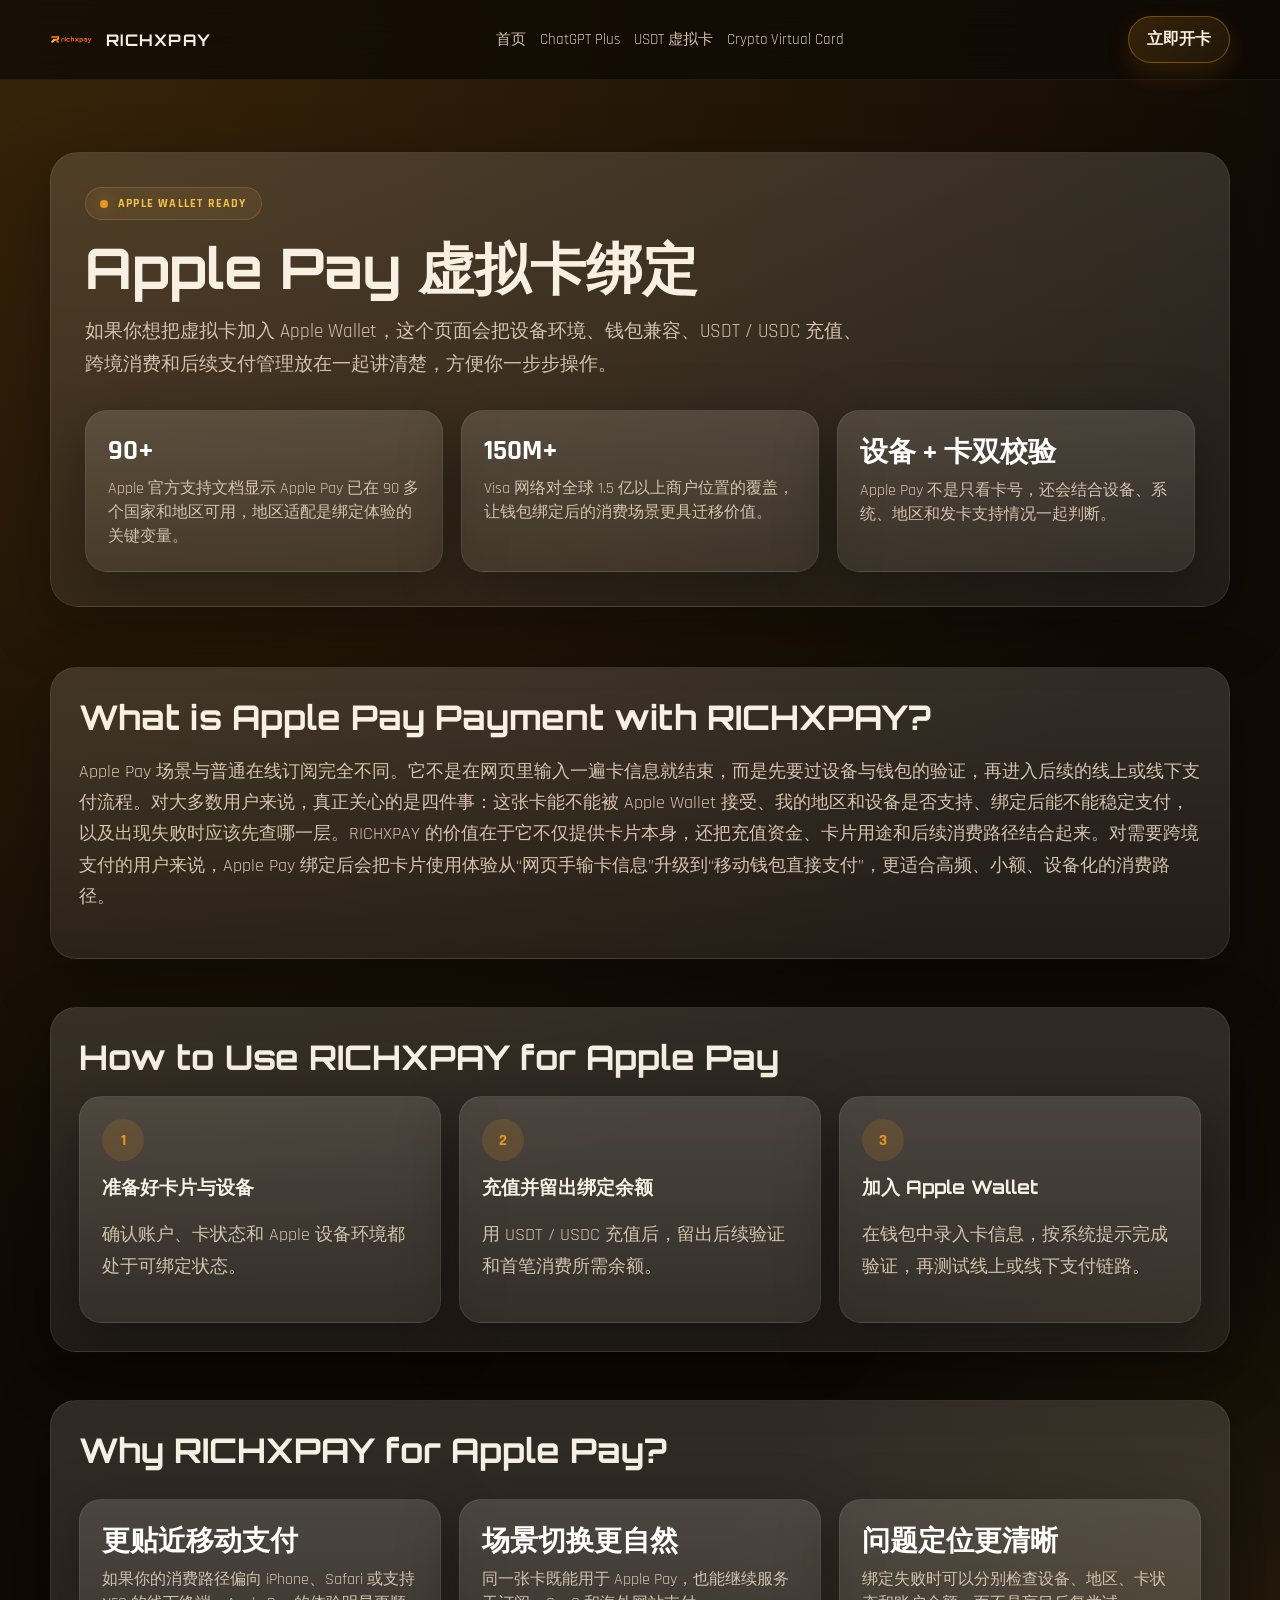
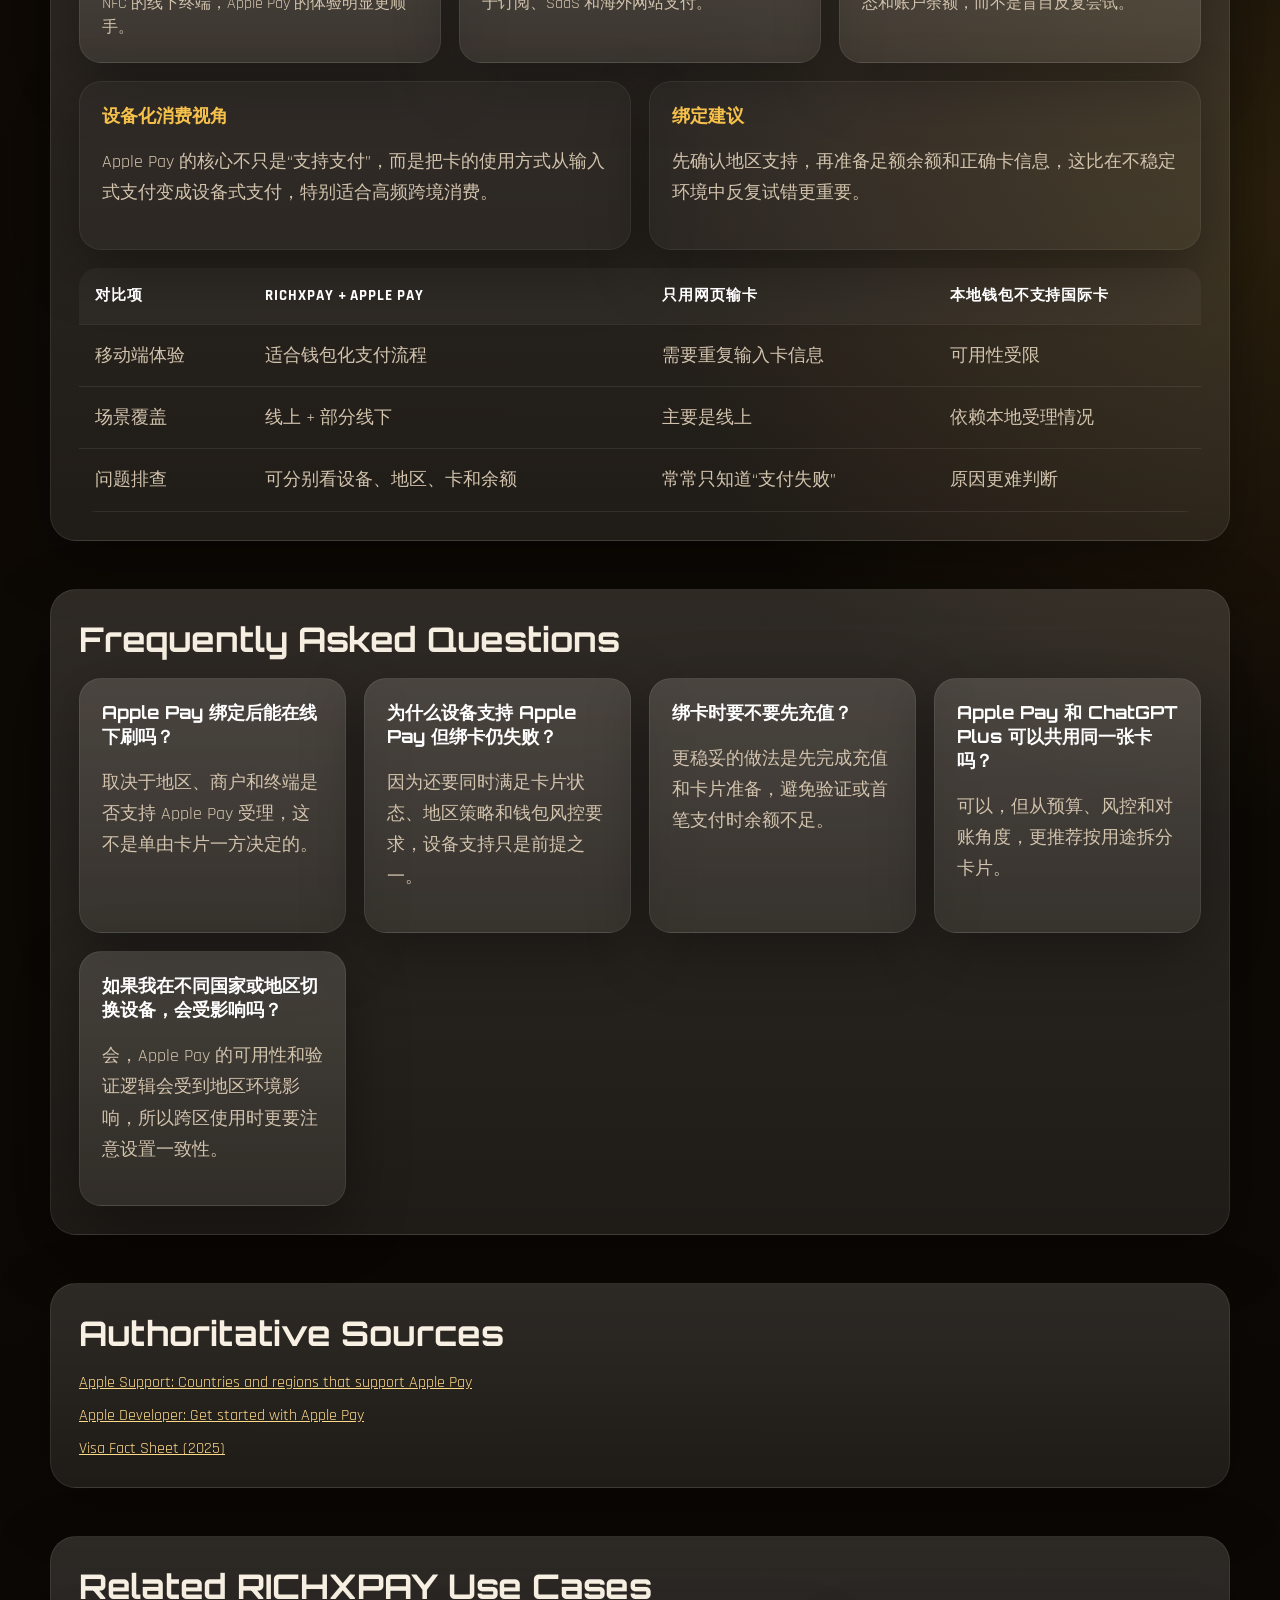
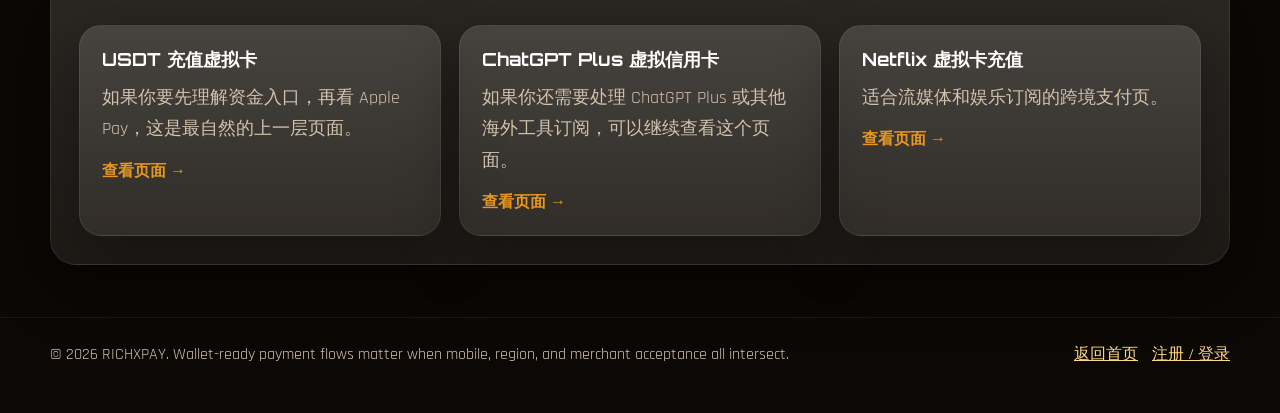
<file: apple-pay-virtual-card/index.html>
<!DOCTYPE html>
<html lang="zh-CN">
<head>
    <meta charset="UTF-8">
    <meta name="viewport" content="width=device-width, initial-scale=1.0">
    <title>Apple Pay 虚拟卡绑定 | RICHXPAY</title>
    <meta name="description" content="RICHXPAY 提供 Apple Pay 虚拟卡绑定说明，适合需要移动钱包支付、跨境消费和 USDT / USDC 充值的用户，并梳理设备、地区、钱包兼容与失败排查。">
    <meta name="robots" content="index, follow">
    <link rel="canonical" href="https://www.richxpay.com/apple-pay-virtual-card/">
    <meta property="og:type" content="article">
    <meta property="og:title" content="Apple Pay 虚拟卡绑定 | RICHXPAY">
    <meta property="og:description" content="了解 RICHXPAY 如何支持 Apple Pay 绑定、虚拟卡管理和跨境支付场景。">
    <meta property="og:url" content="https://www.richxpay.com/apple-pay-virtual-card/">
    <meta property="og:image" content="https://www.richxpay.com/logo-main.png">
    <link rel="preconnect" href="https://fonts.googleapis.com">
    <link rel="preconnect" href="https://fonts.gstatic.com" crossorigin>
    <link href="https://fonts.googleapis.com/css2?family=Orbitron:wght@400;500;700;900&family=Rajdhani:wght@400;500;600;700&display=swap" rel="stylesheet">
    <link rel="stylesheet" href="../use-case-pages.css">
    <script type="application/ld+json">
    {
      "@context": "https://schema.org",
      "@type": "FAQPage",
      "@id": "https://www.richxpay.com/apple-pay-virtual-card/#faq",
      "mainEntity": [
        {
          "@type": "Question",
          "name": "Apple Pay 绑定虚拟卡的核心条件是什么？",
          "acceptedAnswer": {
            "@type": "Answer",
            "text": "核心是卡片本身、设备环境、地区支持情况和钱包风控是否同时满足要求。"
          }
        },
        {
          "@type": "Question",
          "name": "RICHXPAY 为什么适合 Apple Pay 场景？",
          "acceptedAnswer": {
            "@type": "Answer",
            "text": "因为它把 USDT 或 USDC 充值和虚拟卡管理连在一起，更适合需要移动钱包绑定的跨境支付用户。"
          }
        },
        {
          "@type": "Question",
          "name": "绑定失败最常见的原因有哪些？",
          "acceptedAnswer": {
            "@type": "Answer",
            "text": "常见原因包括地区限制、设备环境不匹配、卡信息错误、风控校验未通过或卡状态异常。"
          }
        },
        {
          "@type": "Question",
          "name": "绑定后能用于哪些场景？",
          "acceptedAnswer": {
            "@type": "Answer",
            "text": "通常可以覆盖支持 Apple Pay 的线上支付和部分线下场景，但最终取决于商户和地区受理情况。"
          }
        },
        {
          "@type": "Question",
          "name": "Apple Pay 页面为什么要强调设备和地区？",
          "acceptedAnswer": {
            "@type": "Answer",
            "text": "因为 Apple Pay 的启用和发卡行支持都与国家或地区、设备系统版本和钱包配置相关。"
          }
        }
      ]
    }
    </script>
</head>
<body>
    <header class="site-header">
        <div class="shell">
            <a class="brand" href="../index.html">
                <img src="../logo-main.png" alt="RICHXPAY">
                <span>RICHXPAY</span>
            </a>
            <nav class="nav-links">
                <a href="../index.html">首页</a>
                <a href="../chatgpt-plus-virtual-card/">ChatGPT Plus</a>
                <a href="../usdt-to-virtual-card/">USDT 虚拟卡</a>
                <a href="../crypto-virtual-card/">Crypto Virtual Card</a>
            </nav>
            <a class="cta-link" href="https://dajinniao.com/app/login?redirect=/index?lang=zh-CN">立即开卡</a>
        </div>
    </header>

    <main class="shell">
        <section class="hero">
            <div class="hero-card">
                <span class="eyebrow">Apple Wallet Ready</span>
                <h1>Apple Pay 虚拟卡绑定</h1>
                <p class="lead">如果你想把虚拟卡加入 Apple Wallet，这个页面会把设备环境、钱包兼容、USDT / USDC 充值、跨境消费和后续支付管理放在一起讲清楚，方便你一步步操作。</p>
                <div class="hero-metrics">
                    <div class="metric hero-card">
                        <strong>90+</strong>
                        <span>Apple 官方支持文档显示 Apple Pay 已在 90 多个国家和地区可用，地区适配是绑定体验的关键变量。</span>
                    </div>
                    <div class="metric hero-card">
                        <strong>150M+</strong>
                        <span>Visa 网络对全球 1.5 亿以上商户位置的覆盖，让钱包绑定后的消费场景更具迁移价值。</span>
                    </div>
                    <div class="metric hero-card">
                        <strong>设备 + 卡双校验</strong>
                        <span>Apple Pay 不是只看卡号，还会结合设备、系统、地区和发卡支持情况一起判断。</span>
                    </div>
                </div>
            </div>
        </section>

        <section class="page-section">
            <div class="section-card">
                <h2>What is Apple Pay Payment with RICHXPAY?</h2>
                <p>Apple Pay 场景与普通在线订阅完全不同。它不是在网页里输入一遍卡信息就结束，而是先要过设备与钱包的验证，再进入后续的线上或线下支付流程。对大多数用户来说，真正关心的是四件事：这张卡能不能被 Apple Wallet 接受、我的地区和设备是否支持、绑定后能不能稳定支付，以及出现失败时应该先查哪一层。RICHXPAY 的价值在于它不仅提供卡片本身，还把充值资金、卡片用途和后续消费路径结合起来。对需要跨境支付的用户来说，Apple Pay 绑定后会把卡片使用体验从“网页手输卡信息”升级到“移动钱包直接支付”，更适合高频、小额、设备化的消费路径。</p>
            </div>
        </section>

        <section class="page-section">
            <div class="section-card">
                <h2>How to Use RICHXPAY for Apple Pay</h2>
                <div class="steps-grid">
                    <article class="step-card">
                        <div class="step-index">1</div>
                        <h3>准备好卡片与设备</h3>
                        <p>确认账户、卡状态和 Apple 设备环境都处于可绑定状态。</p>
                    </article>
                    <article class="step-card">
                        <div class="step-index">2</div>
                        <h3>充值并留出绑定余额</h3>
                        <p>用 USDT / USDC 充值后，留出后续验证和首笔消费所需余额。</p>
                    </article>
                    <article class="step-card">
                        <div class="step-index">3</div>
                        <h3>加入 Apple Wallet</h3>
                        <p>在钱包中录入卡信息，按系统提示完成验证，再测试线上或线下支付链路。</p>
                    </article>
                </div>
            </div>
        </section>

        <section class="page-section">
            <div class="section-card">
                <h2>Why RICHXPAY for Apple Pay?</h2>
                <div class="stats-grid">
                    <article class="stat-card">
                        <strong>更贴近移动支付</strong>
                        <span>如果你的消费路径偏向 iPhone、Safari 或支持 NFC 的线下终端，Apple Pay 的体验明显更顺手。</span>
                    </article>
                    <article class="stat-card">
                        <strong>场景切换更自然</strong>
                        <span>同一张卡既能用于 Apple Pay，也能继续服务于订阅、SaaS 和海外网站支付。</span>
                    </article>
                    <article class="stat-card">
                        <strong>问题定位更清晰</strong>
                        <span>绑定失败时可以分别检查设备、地区、卡状态和账户余额，而不是盲目反复尝试。</span>
                    </article>
                </div>
                <div class="dual-grid" style="margin-top:18px;">
                    <article class="quote-card">
                        <h3>设备化消费视角</h3>
                        <p>Apple Pay 的核心不只是“支持支付”，而是把卡的使用方式从输入式支付变成设备式支付，特别适合高频跨境消费。</p>
                    </article>
                    <article class="quote-card">
                        <h3>绑定建议</h3>
                        <p>先确认地区支持，再准备足额余额和正确卡信息，这比在不稳定环境中反复试错更重要。</p>
                    </article>
                </div>
                <table>
                    <thead>
                        <tr>
                            <th>对比项</th>
                            <th>RICHXPAY + Apple Pay</th>
                            <th>只用网页输卡</th>
                            <th>本地钱包不支持国际卡</th>
                        </tr>
                    </thead>
                    <tbody>
                        <tr>
                            <td>移动端体验</td>
                            <td>适合钱包化支付流程</td>
                            <td>需要重复输入卡信息</td>
                            <td>可用性受限</td>
                        </tr>
                        <tr>
                            <td>场景覆盖</td>
                            <td>线上 + 部分线下</td>
                            <td>主要是线上</td>
                            <td>依赖本地受理情况</td>
                        </tr>
                        <tr>
                            <td>问题排查</td>
                            <td>可分别看设备、地区、卡和余额</td>
                            <td>常常只知道“支付失败”</td>
                            <td>原因更难判断</td>
                        </tr>
                    </tbody>
                </table>
            </div>
        </section>

        <section class="page-section">
            <div class="section-card">
                <h2>Frequently Asked Questions</h2>
                <div class="faq-grid">
                    <article class="faq-item">
                        <h3>Apple Pay 绑定后能在线下刷吗？</h3>
                        <p>取决于地区、商户和终端是否支持 Apple Pay 受理，这不是单由卡片一方决定的。</p>
                    </article>
                    <article class="faq-item">
                        <h3>为什么设备支持 Apple Pay 但绑卡仍失败？</h3>
                        <p>因为还要同时满足卡片状态、地区策略和钱包风控要求，设备支持只是前提之一。</p>
                    </article>
                    <article class="faq-item">
                        <h3>绑卡时要不要先充值？</h3>
                        <p>更稳妥的做法是先完成充值和卡片准备，避免验证或首笔支付时余额不足。</p>
                    </article>
                    <article class="faq-item">
                        <h3>Apple Pay 和 ChatGPT Plus 可以共用同一张卡吗？</h3>
                        <p>可以，但从预算、风控和对账角度，更推荐按用途拆分卡片。</p>
                    </article>
                    <article class="faq-item">
                        <h3>如果我在不同国家或地区切换设备，会受影响吗？</h3>
                        <p>会，Apple Pay 的可用性和验证逻辑会受到地区环境影响，所以跨区使用时更要注意设置一致性。</p>
                    </article>
                </div>
            </div>
        </section>

        <section class="page-section">
            <div class="section-card">
                <h2>Authoritative Sources</h2>
                <div class="source-list">
                    <a href="https://support.apple.com/en-us/102775" target="_blank" rel="noopener noreferrer">Apple Support: Countries and regions that support Apple Pay</a>
                    <a href="https://developer.apple.com/apple-pay/get-started/" target="_blank" rel="noopener noreferrer">Apple Developer: Get started with Apple Pay</a>
                    <a href="https://corporate.visa.com/content/dam/VCOM/corporate/documents/about-visa-factsheet.pdf" target="_blank" rel="noopener noreferrer">Visa Fact Sheet (2025)</a>
                </div>
            </div>
        </section>

        <section class="page-section">
            <div class="section-card">
                <h2>Related RICHXPAY Use Cases</h2>
                <div class="links-grid">
                    <article class="link-card">
                        <h3>USDT 充值虚拟卡</h3>
                        <p>如果你要先理解资金入口，再看 Apple Pay，这是最自然的上一层页面。</p>
                        <a class="card-link" href="../usdt-to-virtual-card/">查看页面 →</a>
                    </article>
                    <article class="link-card">
                        <h3>ChatGPT Plus 虚拟信用卡</h3>
                        <p>如果你还需要处理 ChatGPT Plus 或其他海外工具订阅，可以继续查看这个页面。</p>
                        <a class="card-link" href="../chatgpt-plus-virtual-card/">查看页面 →</a>
                    </article>
                    <article class="link-card">
                        <h3>Netflix 虚拟卡充值</h3>
                        <p>适合流媒体和娱乐订阅的跨境支付页。</p>
                        <a class="card-link" href="../netflix-virtual-card/">查看页面 →</a>
                    </article>
                </div>
            </div>
        </section>
    </main>

    <footer class="site-footer">
        <div class="shell">
            <div>© 2026 RICHXPAY. Wallet-ready payment flows matter when mobile, region, and merchant acceptance all intersect.</div>
            <div class="footer-links">
                <a class="mini-link" href="../index.html">返回首页</a>
                <a class="mini-link" href="https://dajinniao.com/app/login?redirect=/index?lang=zh-CN">注册 / 登录</a>
            </div>
        </div>
    </footer>
</body>
</html>
</file>
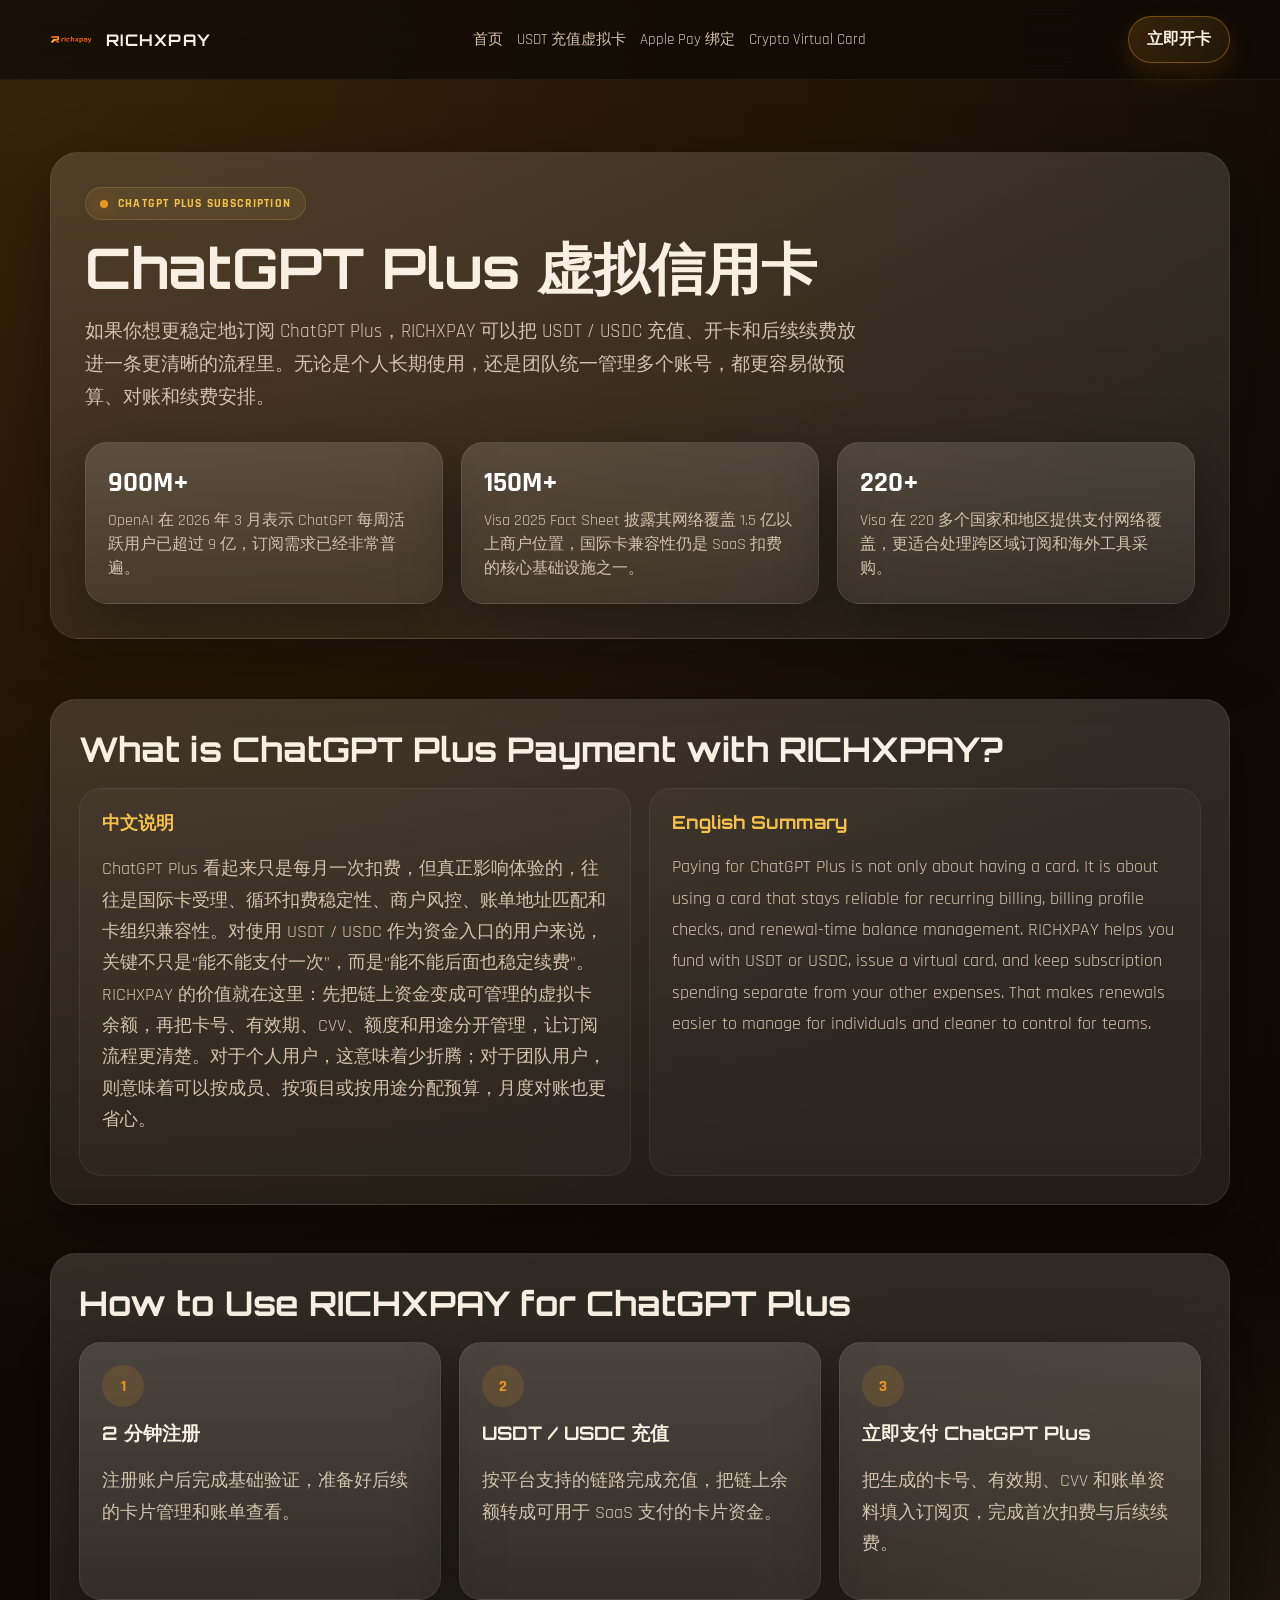
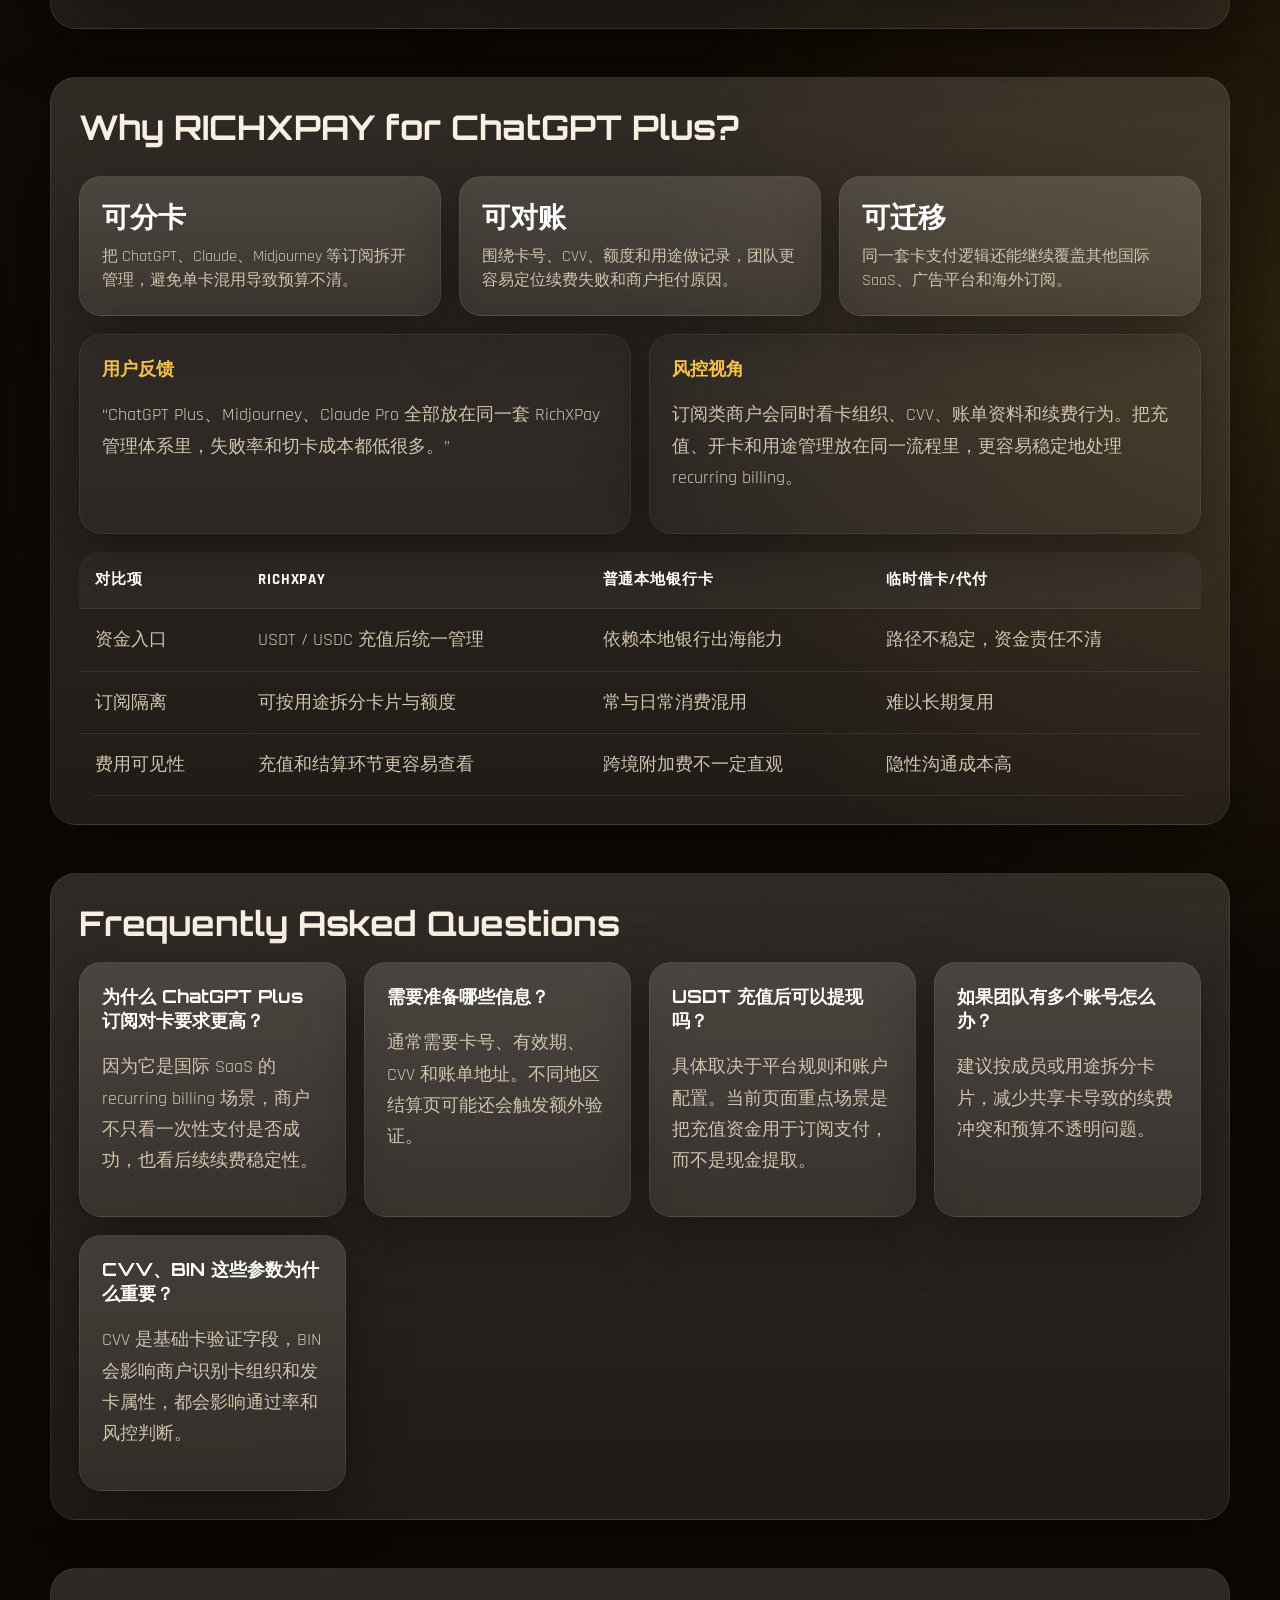
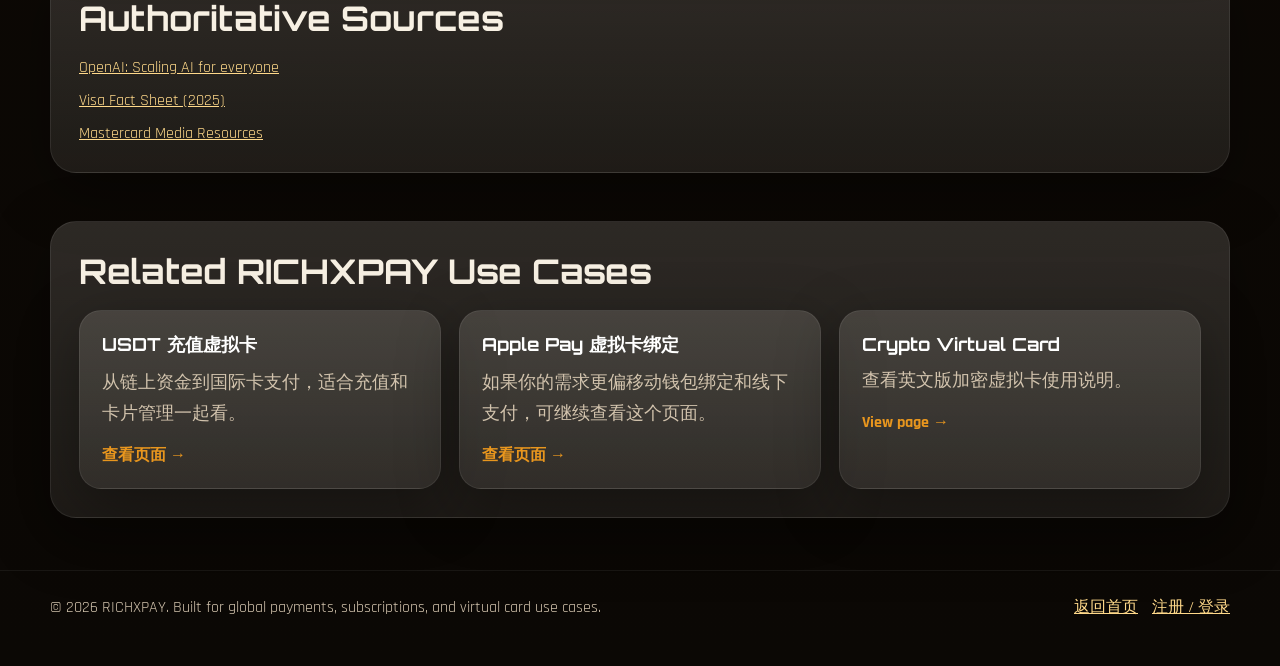
<file: chatgpt-plus-virtual-card/index.html>
<!DOCTYPE html>
<html lang="zh-CN">
<head>
    <meta charset="UTF-8">
    <meta name="viewport" content="width=device-width, initial-scale=1.0">
    <title>ChatGPT Plus 虚拟信用卡 | ChatGPT Plus Virtual Card - RICHXPAY</title>
    <meta name="description" content="RICHXPAY 为 ChatGPT Plus 提供 USDT/USDC 充值虚拟信用卡方案，适合跨境订阅、团队账号续费与海外工具支付，并说明余额、账单资料和支付失败排查要点。">
    <meta name="robots" content="index, follow">
    <link rel="canonical" href="https://www.richxpay.com/chatgpt-plus-virtual-card/">
    <meta property="og:type" content="article">
    <meta property="og:title" content="ChatGPT Plus 虚拟信用卡 | ChatGPT Plus Virtual Card - RICHXPAY">
    <meta property="og:description" content="了解如何用 RICHXPAY 虚拟信用卡完成 ChatGPT Plus 订阅、USDT/USDC 充值和团队级支付管理。">
    <meta property="og:url" content="https://www.richxpay.com/chatgpt-plus-virtual-card/">
    <meta property="og:image" content="https://www.richxpay.com/logo-main.png">
    <link rel="preconnect" href="https://fonts.googleapis.com">
    <link rel="preconnect" href="https://fonts.gstatic.com" crossorigin>
    <link href="https://fonts.googleapis.com/css2?family=Orbitron:wght@400;500;700;900&family=Rajdhani:wght@400;500;600;700&display=swap" rel="stylesheet">
    <link rel="stylesheet" href="../use-case-pages.css">
    <script type="application/ld+json">
    {
      "@context": "https://schema.org",
      "@type": "Organization",
      "@id": "https://www.richxpay.com/#organization",
      "name": "RICHXPAY",
      "url": "https://www.richxpay.com/",
      "logo": "https://www.richxpay.com/logo-main.png",
      "description": "RICHXPAY provides virtual credit cards powered by USDT/USDC crypto top-up for global cross-border payments, subscriptions, and Apple Pay binding."
    }
    </script>
    <script type="application/ld+json">
    {
      "@context": "https://schema.org",
      "@type": "WebPage",
      "@id": "https://www.richxpay.com/chatgpt-plus-virtual-card/#webpage",
      "url": "https://www.richxpay.com/chatgpt-plus-virtual-card/",
      "name": "ChatGPT Plus 虚拟信用卡 | ChatGPT Plus Virtual Card - RICHXPAY",
      "description": "RICHXPAY 为 ChatGPT Plus 订阅提供 USDT/USDC 充值虚拟卡方案。",
      "isPartOf": {
        "@id": "https://www.richxpay.com/#website"
      },
      "about": {
        "@id": "https://www.richxpay.com/#organization"
      }
    }
    </script>
    <script type="application/ld+json">
    {
      "@context": "https://schema.org",
      "@type": "FAQPage",
      "@id": "https://www.richxpay.com/chatgpt-plus-virtual-card/#faq",
      "mainEntity": [
        {
          "@type": "Question",
          "name": "为什么 ChatGPT Plus 常常要求国际卡支付？",
          "acceptedAnswer": {
            "@type": "Answer",
            "text": "很多国际订阅服务走国际卡网络结算，商户风控会重点校验卡组织、CVV、账单地址和循环扣费稳定性，因此国内常见支付方式不一定能直接通过。"
          }
        },
        {
          "@type": "Question",
          "name": "RICHXPAY 可以用 USDT 或 USDC 支付 ChatGPT Plus 吗？",
          "acceptedAnswer": {
            "@type": "Answer",
            "text": "可以，典型流程是先用 USDT 或 USDC 完成账户充值，再用生成的虚拟卡信息去支付 ChatGPT Plus。"
          }
        },
        {
          "@type": "Question",
          "name": "订阅 ChatGPT Plus 需要哪些卡信息？",
          "acceptedAnswer": {
            "@type": "Answer",
            "text": "通常需要卡号、有效期、CVV，以及符合商户要求的账单地址信息。不同地区和风控策略下，页面展示会略有差异。"
          }
        },
        {
          "@type": "Question",
          "name": "如果扣费失败，应该优先检查什么？",
          "acceptedAnswer": {
            "@type": "Answer",
            "text": "优先检查卡余额、网络环境、CVV 是否填写正确、账单地址是否匹配，以及商户是否触发了额外风控验证。"
          }
        },
        {
          "@type": "Question",
          "name": "团队采购多个 ChatGPT Plus 或 API 账号时，为什么要单独分卡？",
          "acceptedAnswer": {
            "@type": "Answer",
            "text": "单独分卡可以把订阅、预算和风控隔离开，便于对不同项目、不同成员或不同业务线做额度控制和失败排查。"
          }
        }
      ]
    }
    </script>
</head>
<body>
    <header class="site-header">
        <div class="shell">
            <a class="brand" href="../index.html">
                <img src="../logo-main.png" alt="RICHXPAY">
                <span>RICHXPAY</span>
            </a>
            <nav class="nav-links">
                <a href="../index.html">首页</a>
                <a href="../usdt-to-virtual-card/">USDT 充值虚拟卡</a>
                <a href="../apple-pay-virtual-card/">Apple Pay 绑定</a>
                <a href="../crypto-virtual-card/">Crypto Virtual Card</a>
            </nav>
            <a class="cta-link" href="https://dajinniao.com/app/login?redirect=/index?lang=zh-CN">立即开卡</a>
        </div>
    </header>

    <main class="shell">
        <section class="hero">
            <div class="hero-card">
                <span class="eyebrow">ChatGPT Plus Subscription</span>
                <h1>ChatGPT Plus 虚拟信用卡</h1>
                <p class="lead">如果你想更稳定地订阅 ChatGPT Plus，RICHXPAY 可以把 USDT / USDC 充值、开卡和后续续费放进一条更清晰的流程里。无论是个人长期使用，还是团队统一管理多个账号，都更容易做预算、对账和续费安排。</p>
                <div class="hero-metrics">
                    <div class="metric hero-card">
                        <strong>900M+</strong>
                        <span>OpenAI 在 2026 年 3 月表示 ChatGPT 每周活跃用户已超过 9 亿，订阅需求已经非常普遍。</span>
                    </div>
                    <div class="metric hero-card">
                        <strong>150M+</strong>
                        <span>Visa 2025 Fact Sheet 披露其网络覆盖 1.5 亿以上商户位置，国际卡兼容性仍是 SaaS 扣费的核心基础设施之一。</span>
                    </div>
                    <div class="metric hero-card">
                        <strong>220+</strong>
                        <span>Visa 在 220 多个国家和地区提供支付网络覆盖，更适合处理跨区域订阅和海外工具采购。</span>
                    </div>
                </div>
            </div>
        </section>

        <section class="page-section">
            <div class="section-card">
                <h2>What is ChatGPT Plus Payment with RICHXPAY?</h2>
                <div class="dual-grid">
                    <article class="lang-block">
                        <h3>中文说明</h3>
                        <p>ChatGPT Plus 看起来只是每月一次扣费，但真正影响体验的，往往是国际卡受理、循环扣费稳定性、商户风控、账单地址匹配和卡组织兼容性。对使用 USDT / USDC 作为资金入口的用户来说，关键不只是“能不能支付一次”，而是“能不能后面也稳定续费”。RICHXPAY 的价值就在这里：先把链上资金变成可管理的虚拟卡余额，再把卡号、有效期、CVV、额度和用途分开管理，让订阅流程更清楚。对于个人用户，这意味着少折腾；对于团队用户，则意味着可以按成员、按项目或按用途分配预算，月度对账也更省心。</p>
                    </article>
                    <article class="lang-block">
                        <h3>English Summary</h3>
                        <p>Paying for ChatGPT Plus is not only about having a card. It is about using a card that stays reliable for recurring billing, billing profile checks, and renewal-time balance management. RICHXPAY helps you fund with USDT or USDC, issue a virtual card, and keep subscription spending separate from your other expenses. That makes renewals easier to manage for individuals and cleaner to control for teams.</p>
                    </article>
                </div>
            </div>
        </section>

        <section class="page-section">
            <div class="section-card">
                <h2>How to Use RICHXPAY for ChatGPT Plus</h2>
                <div class="steps-grid">
                    <article class="step-card">
                        <div class="step-index">1</div>
                        <h3>2 分钟注册</h3>
                        <p>注册账户后完成基础验证，准备好后续的卡片管理和账单查看。</p>
                    </article>
                    <article class="step-card">
                        <div class="step-index">2</div>
                        <h3>USDT / USDC 充值</h3>
                        <p>按平台支持的链路完成充值，把链上余额转成可用于 SaaS 支付的卡片资金。</p>
                    </article>
                    <article class="step-card">
                        <div class="step-index">3</div>
                        <h3>立即支付 ChatGPT Plus</h3>
                        <p>把生成的卡号、有效期、CVV 和账单资料填入订阅页，完成首次扣费与后续续费。</p>
                    </article>
                </div>
            </div>
        </section>

        <section class="page-section">
            <div class="section-card">
                <h2>Why RICHXPAY for ChatGPT Plus?</h2>
                <div class="stats-grid">
                    <article class="stat-card">
                        <strong>可分卡</strong>
                        <span>把 ChatGPT、Claude、Midjourney 等订阅拆开管理，避免单卡混用导致预算不清。</span>
                    </article>
                    <article class="stat-card">
                        <strong>可对账</strong>
                        <span>围绕卡号、CVV、额度和用途做记录，团队更容易定位续费失败和商户拒付原因。</span>
                    </article>
                    <article class="stat-card">
                        <strong>可迁移</strong>
                        <span>同一套卡支付逻辑还能继续覆盖其他国际 SaaS、广告平台和海外订阅。</span>
                    </article>
                </div>
                <div class="dual-grid" style="margin-top:18px;">
                    <article class="quote-card">
                        <h3>用户反馈</h3>
                        <p>“ChatGPT Plus、Midjourney、Claude Pro 全部放在同一套 RichXPay 管理体系里，失败率和切卡成本都低很多。”</p>
                    </article>
                    <article class="quote-card">
                        <h3>风控视角</h3>
                        <p>订阅类商户会同时看卡组织、CVV、账单资料和续费行为。把充值、开卡和用途管理放在同一流程里，更容易稳定地处理 recurring billing。</p>
                    </article>
                </div>
                <table>
                    <thead>
                        <tr>
                            <th>对比项</th>
                            <th>RICHXPAY</th>
                            <th>普通本地银行卡</th>
                            <th>临时借卡/代付</th>
                        </tr>
                    </thead>
                    <tbody>
                        <tr>
                            <td>资金入口</td>
                            <td>USDT / USDC 充值后统一管理</td>
                            <td>依赖本地银行出海能力</td>
                            <td>路径不稳定，资金责任不清</td>
                        </tr>
                        <tr>
                            <td>订阅隔离</td>
                            <td>可按用途拆分卡片与额度</td>
                            <td>常与日常消费混用</td>
                            <td>难以长期复用</td>
                        </tr>
                        <tr>
                            <td>费用可见性</td>
                            <td>充值和结算环节更容易查看</td>
                            <td>跨境附加费不一定直观</td>
                            <td>隐性沟通成本高</td>
                        </tr>
                    </tbody>
                </table>
            </div>
        </section>

        <section class="page-section">
            <div class="section-card">
                <h2>Frequently Asked Questions</h2>
                <div class="faq-grid">
                    <article class="faq-item">
                        <h3>为什么 ChatGPT Plus 订阅对卡要求更高？</h3>
                        <p>因为它是国际 SaaS 的 recurring billing 场景，商户不只看一次性支付是否成功，也看后续续费稳定性。</p>
                    </article>
                    <article class="faq-item">
                        <h3>需要准备哪些信息？</h3>
                        <p>通常需要卡号、有效期、CVV 和账单地址。不同地区结算页可能还会触发额外验证。</p>
                    </article>
                    <article class="faq-item">
                        <h3>USDT 充值后可以提现吗？</h3>
                        <p>具体取决于平台规则和账户配置。当前页面重点场景是把充值资金用于订阅支付，而不是现金提取。</p>
                    </article>
                    <article class="faq-item">
                        <h3>如果团队有多个账号怎么办？</h3>
                        <p>建议按成员或用途拆分卡片，减少共享卡导致的续费冲突和预算不透明问题。</p>
                    </article>
                    <article class="faq-item">
                        <h3>CVV、BIN 这些参数为什么重要？</h3>
                        <p>CVV 是基础卡验证字段，BIN 会影响商户识别卡组织和发卡属性，都会影响通过率和风控判断。</p>
                    </article>
                </div>
            </div>
        </section>

        <section class="page-section">
            <div class="section-card">
                <h2>Authoritative Sources</h2>
                <div class="source-list">
                    <a href="https://openai.com/index/scaling-ai-for-everyone/" target="_blank" rel="noopener noreferrer">OpenAI: Scaling AI for everyone</a>
                    <a href="https://corporate.visa.com/content/dam/VCOM/corporate/documents/about-visa-factsheet.pdf" target="_blank" rel="noopener noreferrer">Visa Fact Sheet (2025)</a>
                    <a href="https://newsroom.mastercard.com/news/press/media-resources/" target="_blank" rel="noopener noreferrer">Mastercard Media Resources</a>
                </div>
            </div>
        </section>

        <section class="page-section">
            <div class="section-card">
                <h2>Related RICHXPAY Use Cases</h2>
                <div class="links-grid">
                    <article class="link-card">
                        <h3>USDT 充值虚拟卡</h3>
                        <p>从链上资金到国际卡支付，适合充值和卡片管理一起看。</p>
                        <a class="card-link" href="../usdt-to-virtual-card/">查看页面 →</a>
                    </article>
                    <article class="link-card">
                        <h3>Apple Pay 虚拟卡绑定</h3>
                        <p>如果你的需求更偏移动钱包绑定和线下支付，可继续查看这个页面。</p>
                        <a class="card-link" href="../apple-pay-virtual-card/">查看页面 →</a>
                    </article>
                    <article class="link-card">
                        <h3>Crypto Virtual Card</h3>
                        <p>查看英文版加密虚拟卡使用说明。</p>
                        <a class="card-link" href="../crypto-virtual-card/">View page →</a>
                    </article>
                </div>
            </div>
        </section>
    </main>

    <footer class="site-footer">
        <div class="shell">
            <div>© 2026 RICHXPAY. Built for global payments, subscriptions, and virtual card use cases.</div>
            <div class="footer-links">
                <a class="mini-link" href="../index.html">返回首页</a>
                <a class="mini-link" href="https://dajinniao.com/app/login?redirect=/index?lang=zh-CN">注册 / 登录</a>
            </div>
        </div>
    </footer>
</body>
</html>
</file>
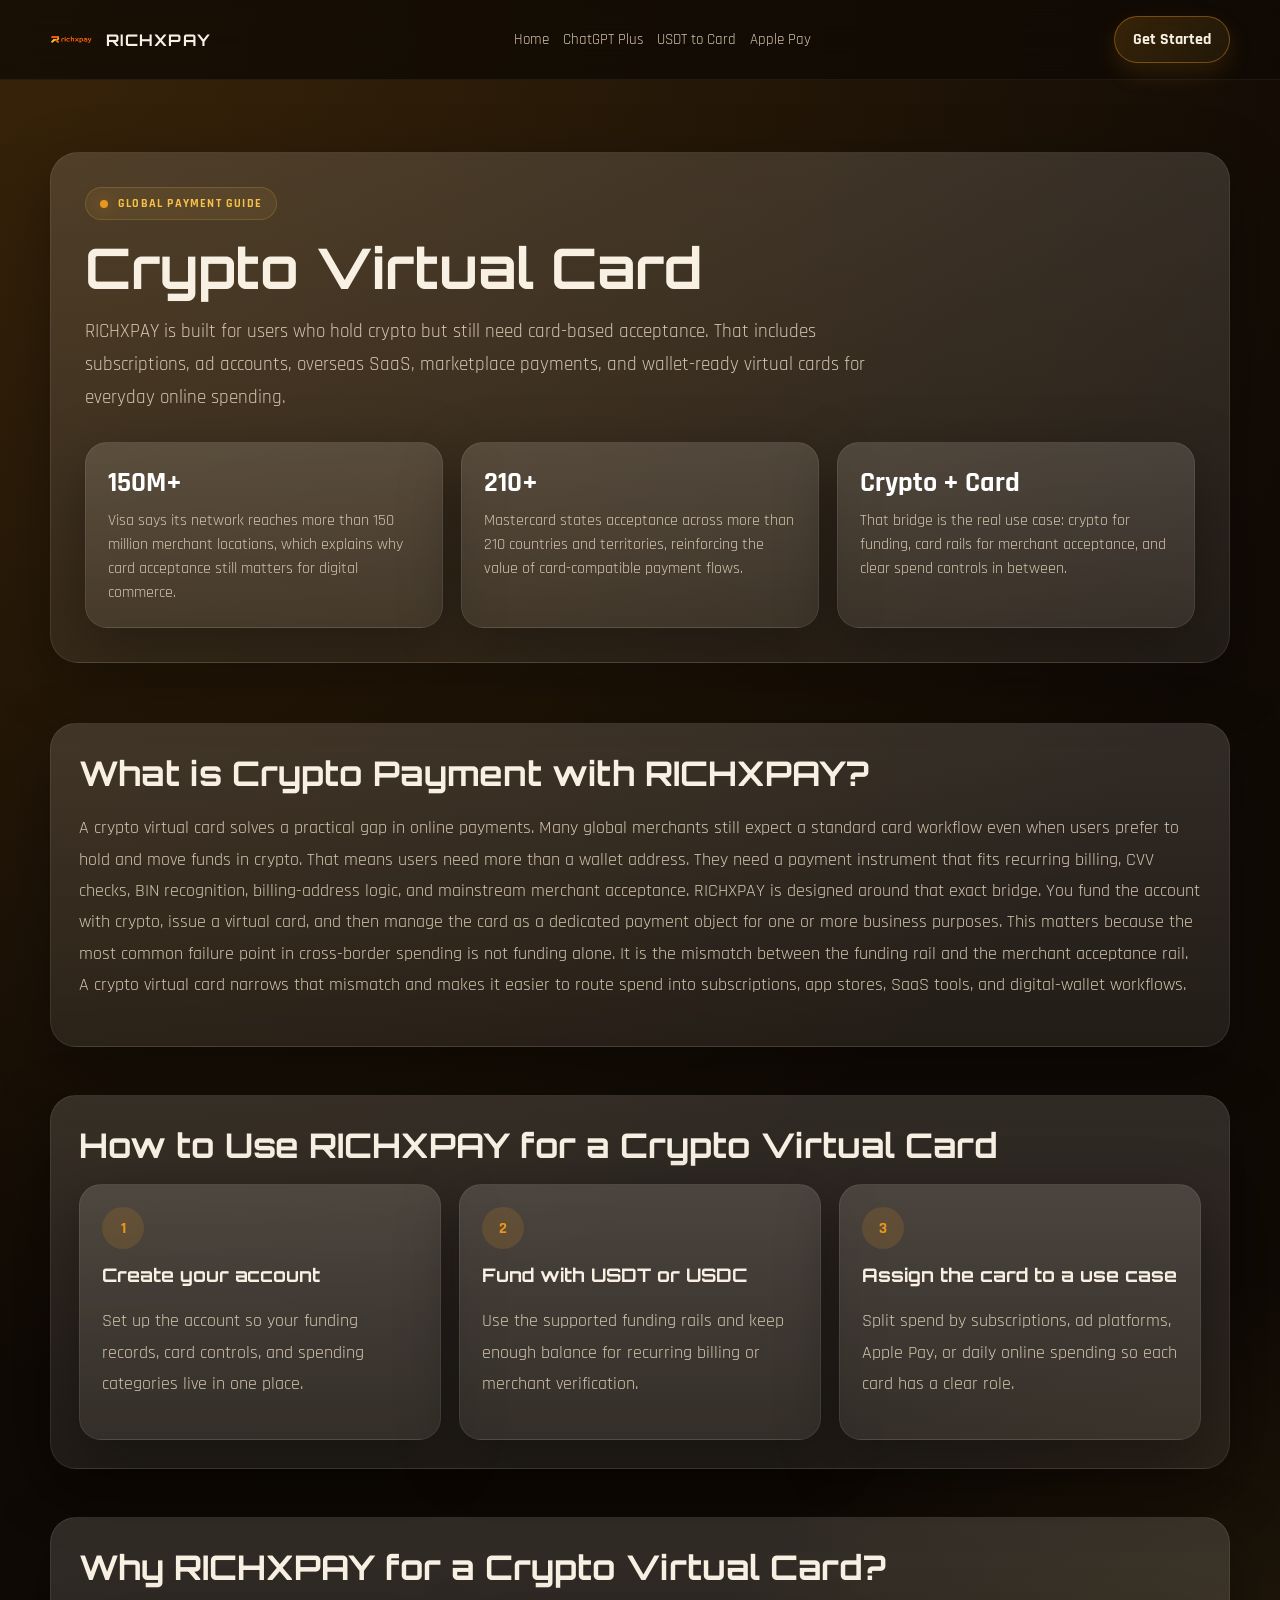
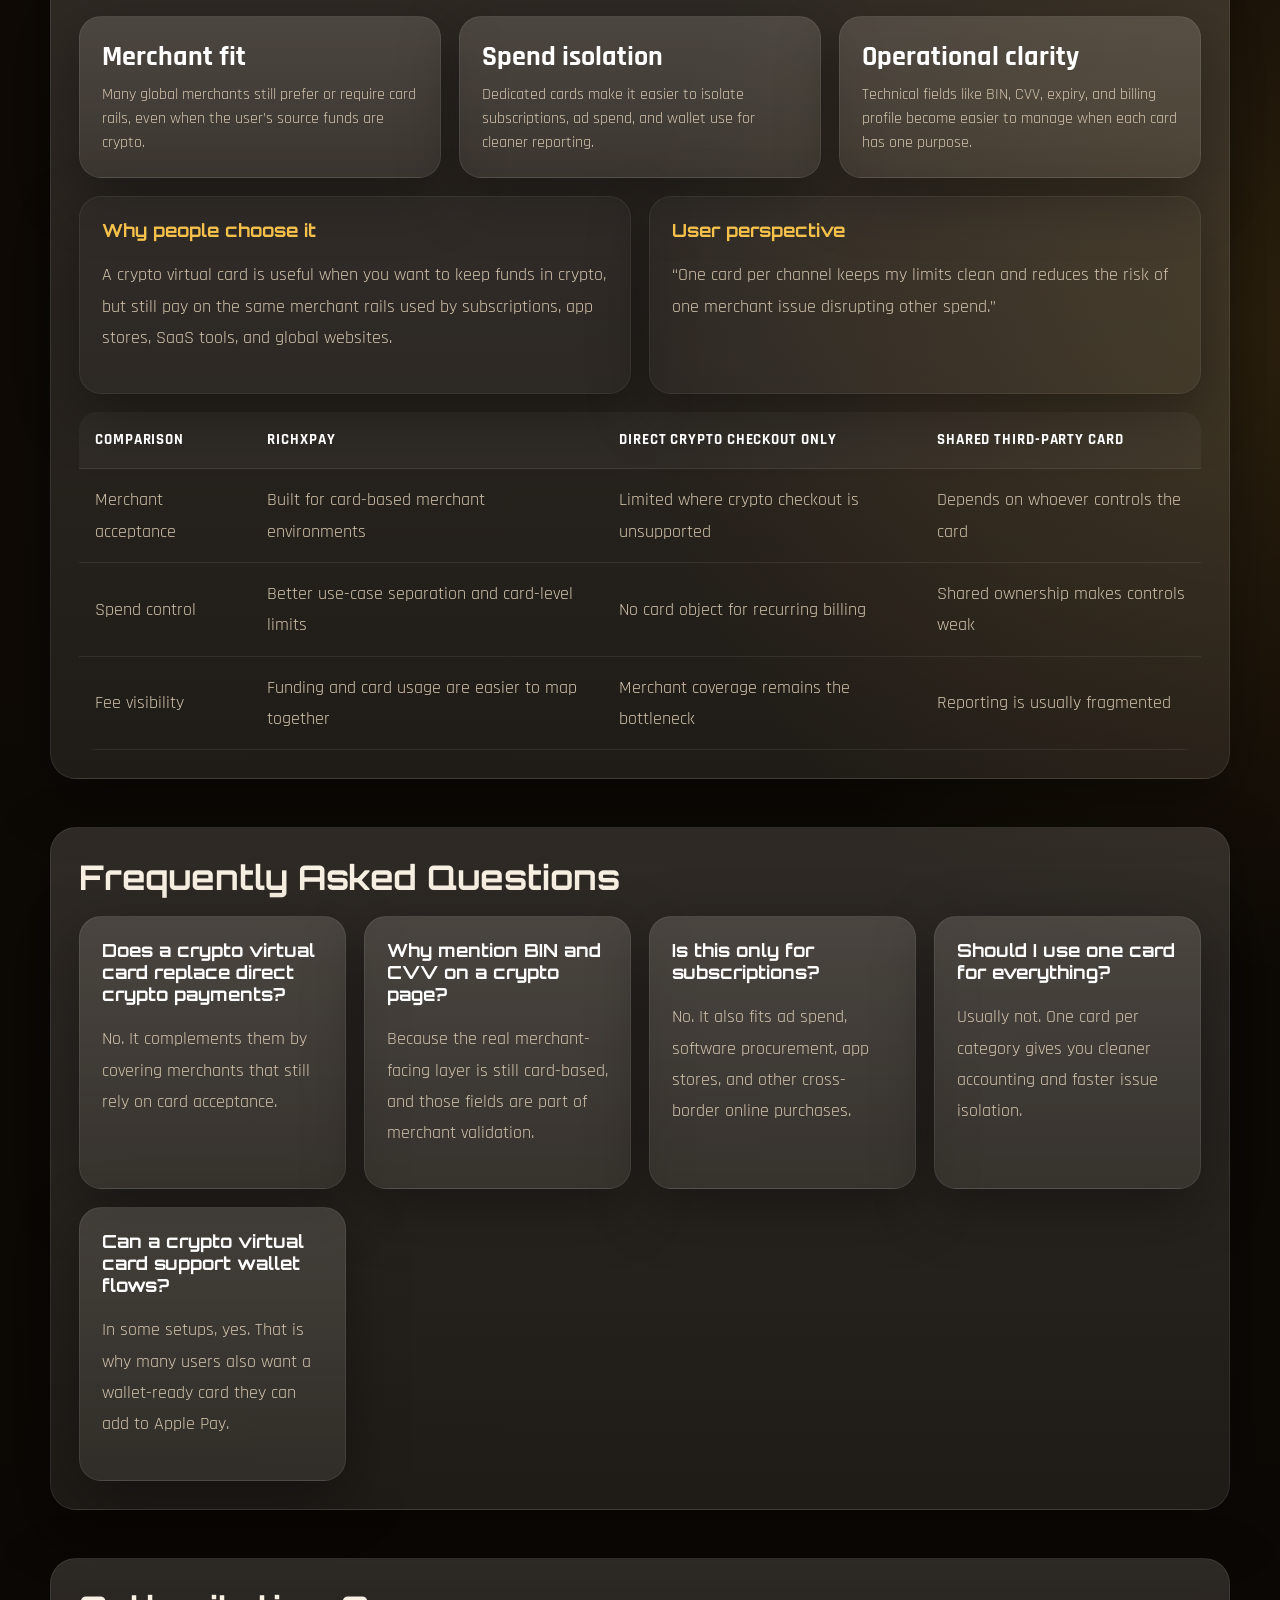
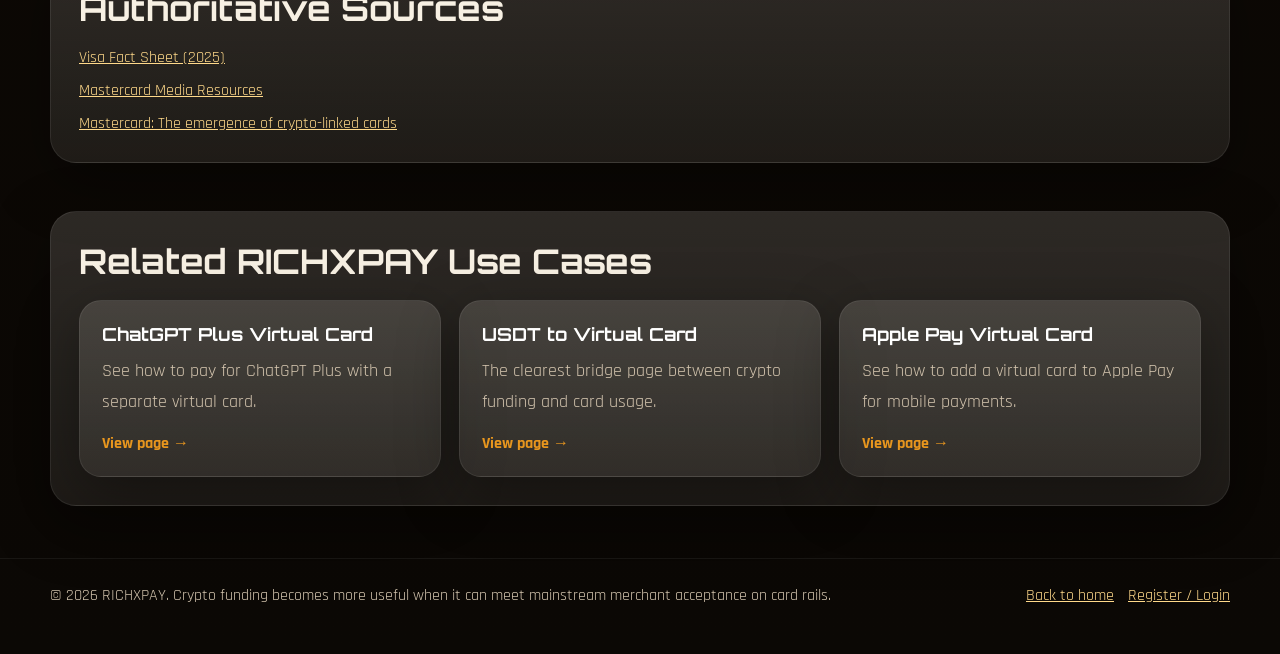
<file: crypto-virtual-card/index.html>
<!DOCTYPE html>
<html lang="en">
<head>
    <meta charset="UTF-8">
    <meta name="viewport" content="width=device-width, initial-scale=1.0">
    <title>Crypto Virtual Card | RICHXPAY</title>
    <meta name="description" content="RICHXPAY helps users fund a virtual card with supported crypto rails for subscriptions, SaaS tools, advertising, Apple Pay-related scenarios, and global online spending.">
    <meta name="robots" content="index, follow">
    <link rel="canonical" href="https://www.richxpay.com/crypto-virtual-card/">
    <meta property="og:type" content="article">
    <meta property="og:title" content="Crypto Virtual Card | RICHXPAY">
    <meta property="og:description" content="Learn how a crypto-funded virtual card works for online payments, subscriptions, and digital-wallet use cases.">
    <meta property="og:url" content="https://www.richxpay.com/crypto-virtual-card/">
    <meta property="og:image" content="https://www.richxpay.com/logo-main.png">
    <link rel="preconnect" href="https://fonts.googleapis.com">
    <link rel="preconnect" href="https://fonts.gstatic.com" crossorigin>
    <link href="https://fonts.googleapis.com/css2?family=Orbitron:wght@400;500;700;900&family=Rajdhani:wght@400;500;600;700&display=swap" rel="stylesheet">
    <link rel="stylesheet" href="../use-case-pages.css">
    <script type="application/ld+json">
    {
      "@context": "https://schema.org",
      "@type": "FAQPage",
      "@id": "https://www.richxpay.com/crypto-virtual-card/#faq",
      "mainEntity": [
        {
          "@type": "Question",
          "name": "What is a crypto virtual card?",
          "acceptedAnswer": {
            "@type": "Answer",
            "text": "A crypto virtual card is a payment card workflow where funds are sourced from crypto balances and then used in card-based merchant environments."
          }
        },
        {
          "@type": "Question",
          "name": "Why do users want a crypto-funded card instead of direct crypto checkout?",
          "acceptedAnswer": {
            "@type": "Answer",
            "text": "Because many major subscription and SaaS merchants still settle through card rails, not direct on-chain checkout."
          }
        },
        {
          "@type": "Question",
          "name": "Which technical details matter most?",
          "acceptedAnswer": {
            "@type": "Answer",
            "text": "Users usually care about supported funding rails, card network compatibility, BIN, CVV, billing profile checks, and recurring-billing behavior."
          }
        },
        {
          "@type": "Question",
          "name": "Can one crypto virtual card be used for multiple services?",
          "acceptedAnswer": {
            "@type": "Answer",
            "text": "It can, but separating cards by use case often improves budgeting, spend control, and troubleshooting."
          }
        },
        {
          "@type": "Question",
          "name": "Where does Apple Pay fit into this workflow?",
          "acceptedAnswer": {
            "@type": "Answer",
            "text": "For some users, the next step after card issuance is adding the card to a wallet like Apple Pay to make mobile payments more convenient."
          }
        }
      ]
    }
    </script>
</head>
<body>
    <header class="site-header">
        <div class="shell">
            <a class="brand" href="../index.html">
                <img src="../logo-main.png" alt="RICHXPAY">
                <span>RICHXPAY</span>
            </a>
            <nav class="nav-links">
                <a href="../index.html">Home</a>
                <a href="../chatgpt-plus-virtual-card/">ChatGPT Plus</a>
                <a href="../usdt-to-virtual-card/">USDT to Card</a>
                <a href="../apple-pay-virtual-card/">Apple Pay</a>
            </nav>
            <a class="cta-link" href="https://dajinniao.com/app/login?redirect=/index?lang=en">Get Started</a>
        </div>
    </header>

    <main class="shell">
        <section class="hero">
            <div class="hero-card">
                <span class="eyebrow">Global Payment Guide</span>
                <h1>Crypto Virtual Card</h1>
                <p class="lead">RICHXPAY is built for users who hold crypto but still need card-based acceptance. That includes subscriptions, ad accounts, overseas SaaS, marketplace payments, and wallet-ready virtual cards for everyday online spending.</p>
                <div class="hero-metrics">
                    <div class="metric hero-card">
                        <strong>150M+</strong>
                        <span>Visa says its network reaches more than 150 million merchant locations, which explains why card acceptance still matters for digital commerce.</span>
                    </div>
                    <div class="metric hero-card">
                        <strong>210+</strong>
                        <span>Mastercard states acceptance across more than 210 countries and territories, reinforcing the value of card-compatible payment flows.</span>
                    </div>
                    <div class="metric hero-card">
                        <strong>Crypto + Card</strong>
                        <span>That bridge is the real use case: crypto for funding, card rails for merchant acceptance, and clear spend controls in between.</span>
                    </div>
                </div>
            </div>
        </section>

        <section class="page-section">
            <div class="section-card">
                <h2>What is Crypto Payment with RICHXPAY?</h2>
                <p>A crypto virtual card solves a practical gap in online payments. Many global merchants still expect a standard card workflow even when users prefer to hold and move funds in crypto. That means users need more than a wallet address. They need a payment instrument that fits recurring billing, CVV checks, BIN recognition, billing-address logic, and mainstream merchant acceptance. RICHXPAY is designed around that exact bridge. You fund the account with crypto, issue a virtual card, and then manage the card as a dedicated payment object for one or more business purposes. This matters because the most common failure point in cross-border spending is not funding alone. It is the mismatch between the funding rail and the merchant acceptance rail. A crypto virtual card narrows that mismatch and makes it easier to route spend into subscriptions, app stores, SaaS tools, and digital-wallet workflows.</p>
            </div>
        </section>

        <section class="page-section">
            <div class="section-card">
                <h2>How to Use RICHXPAY for a Crypto Virtual Card</h2>
                <div class="steps-grid">
                    <article class="step-card">
                        <div class="step-index">1</div>
                        <h3>Create your account</h3>
                        <p>Set up the account so your funding records, card controls, and spending categories live in one place.</p>
                    </article>
                    <article class="step-card">
                        <div class="step-index">2</div>
                        <h3>Fund with USDT or USDC</h3>
                        <p>Use the supported funding rails and keep enough balance for recurring billing or merchant verification.</p>
                    </article>
                    <article class="step-card">
                        <div class="step-index">3</div>
                        <h3>Assign the card to a use case</h3>
                        <p>Split spend by subscriptions, ad platforms, Apple Pay, or daily online spending so each card has a clear role.</p>
                    </article>
                </div>
            </div>
        </section>

        <section class="page-section">
            <div class="section-card">
                <h2>Why RICHXPAY for a Crypto Virtual Card?</h2>
                <div class="stats-grid">
                    <article class="stat-card">
                        <strong>Merchant fit</strong>
                        <span>Many global merchants still prefer or require card rails, even when the user’s source funds are crypto.</span>
                    </article>
                    <article class="stat-card">
                        <strong>Spend isolation</strong>
                        <span>Dedicated cards make it easier to isolate subscriptions, ad spend, and wallet use for cleaner reporting.</span>
                    </article>
                    <article class="stat-card">
                        <strong>Operational clarity</strong>
                        <span>Technical fields like BIN, CVV, expiry, and billing profile become easier to manage when each card has one purpose.</span>
                    </article>
                </div>
                <div class="dual-grid" style="margin-top:18px;">
                    <article class="quote-card">
                        <h3>Why people choose it</h3>
                        <p>A crypto virtual card is useful when you want to keep funds in crypto, but still pay on the same merchant rails used by subscriptions, app stores, SaaS tools, and global websites.</p>
                    </article>
                    <article class="quote-card">
                        <h3>User perspective</h3>
                        <p>“One card per channel keeps my limits clean and reduces the risk of one merchant issue disrupting other spend.”</p>
                    </article>
                </div>
                <table>
                    <thead>
                        <tr>
                            <th>Comparison</th>
                            <th>RICHXPAY</th>
                            <th>Direct crypto checkout only</th>
                            <th>Shared third-party card</th>
                        </tr>
                    </thead>
                    <tbody>
                        <tr>
                            <td>Merchant acceptance</td>
                            <td>Built for card-based merchant environments</td>
                            <td>Limited where crypto checkout is unsupported</td>
                            <td>Depends on whoever controls the card</td>
                        </tr>
                        <tr>
                            <td>Spend control</td>
                            <td>Better use-case separation and card-level limits</td>
                            <td>No card object for recurring billing</td>
                            <td>Shared ownership makes controls weak</td>
                        </tr>
                        <tr>
                            <td>Fee visibility</td>
                            <td>Funding and card usage are easier to map together</td>
                            <td>Merchant coverage remains the bottleneck</td>
                            <td>Reporting is usually fragmented</td>
                        </tr>
                    </tbody>
                </table>
            </div>
        </section>

        <section class="page-section">
            <div class="section-card">
                <h2>Frequently Asked Questions</h2>
                <div class="faq-grid">
                    <article class="faq-item">
                        <h3>Does a crypto virtual card replace direct crypto payments?</h3>
                        <p>No. It complements them by covering merchants that still rely on card acceptance.</p>
                    </article>
                    <article class="faq-item">
                        <h3>Why mention BIN and CVV on a crypto page?</h3>
                        <p>Because the real merchant-facing layer is still card-based, and those fields are part of merchant validation.</p>
                    </article>
                    <article class="faq-item">
                        <h3>Is this only for subscriptions?</h3>
                        <p>No. It also fits ad spend, software procurement, app stores, and other cross-border online purchases.</p>
                    </article>
                    <article class="faq-item">
                        <h3>Should I use one card for everything?</h3>
                        <p>Usually not. One card per category gives you cleaner accounting and faster issue isolation.</p>
                    </article>
                    <article class="faq-item">
                        <h3>Can a crypto virtual card support wallet flows?</h3>
                        <p>In some setups, yes. That is why many users also want a wallet-ready card they can add to Apple Pay.</p>
                    </article>
                </div>
            </div>
        </section>

        <section class="page-section">
            <div class="section-card">
                <h2>Authoritative Sources</h2>
                <div class="source-list">
                    <a href="https://corporate.visa.com/content/dam/VCOM/corporate/documents/about-visa-factsheet.pdf" target="_blank" rel="noopener noreferrer">Visa Fact Sheet (2025)</a>
                    <a href="https://newsroom.mastercard.com/news/press/media-resources/" target="_blank" rel="noopener noreferrer">Mastercard Media Resources</a>
                    <a href="https://www.mastercard.com/news/perspectives/2021/the-emergence-of-crypto-linked-cards/" target="_blank" rel="noopener noreferrer">Mastercard: The emergence of crypto-linked cards</a>
                </div>
            </div>
        </section>

        <section class="page-section">
            <div class="section-card">
                <h2>Related RICHXPAY Use Cases</h2>
                <div class="links-grid">
                    <article class="link-card">
                        <h3>ChatGPT Plus Virtual Card</h3>
                        <p>See how to pay for ChatGPT Plus with a separate virtual card.</p>
                        <a class="card-link" href="../chatgpt-plus-virtual-card/">View page →</a>
                    </article>
                    <article class="link-card">
                        <h3>USDT to Virtual Card</h3>
                        <p>The clearest bridge page between crypto funding and card usage.</p>
                        <a class="card-link" href="../usdt-to-virtual-card/">View page →</a>
                    </article>
                    <article class="link-card">
                        <h3>Apple Pay Virtual Card</h3>
                        <p>See how to add a virtual card to Apple Pay for mobile payments.</p>
                        <a class="card-link" href="../apple-pay-virtual-card/">View page →</a>
                    </article>
                </div>
            </div>
        </section>
    </main>

    <footer class="site-footer">
        <div class="shell">
            <div>© 2026 RICHXPAY. Crypto funding becomes more useful when it can meet mainstream merchant acceptance on card rails.</div>
            <div class="footer-links">
                <a class="mini-link" href="../index.html">Back to home</a>
                <a class="mini-link" href="https://dajinniao.com/app/login?redirect=/index?lang=en">Register / Login</a>
            </div>
        </div>
    </footer>
</body>
</html>
</file>
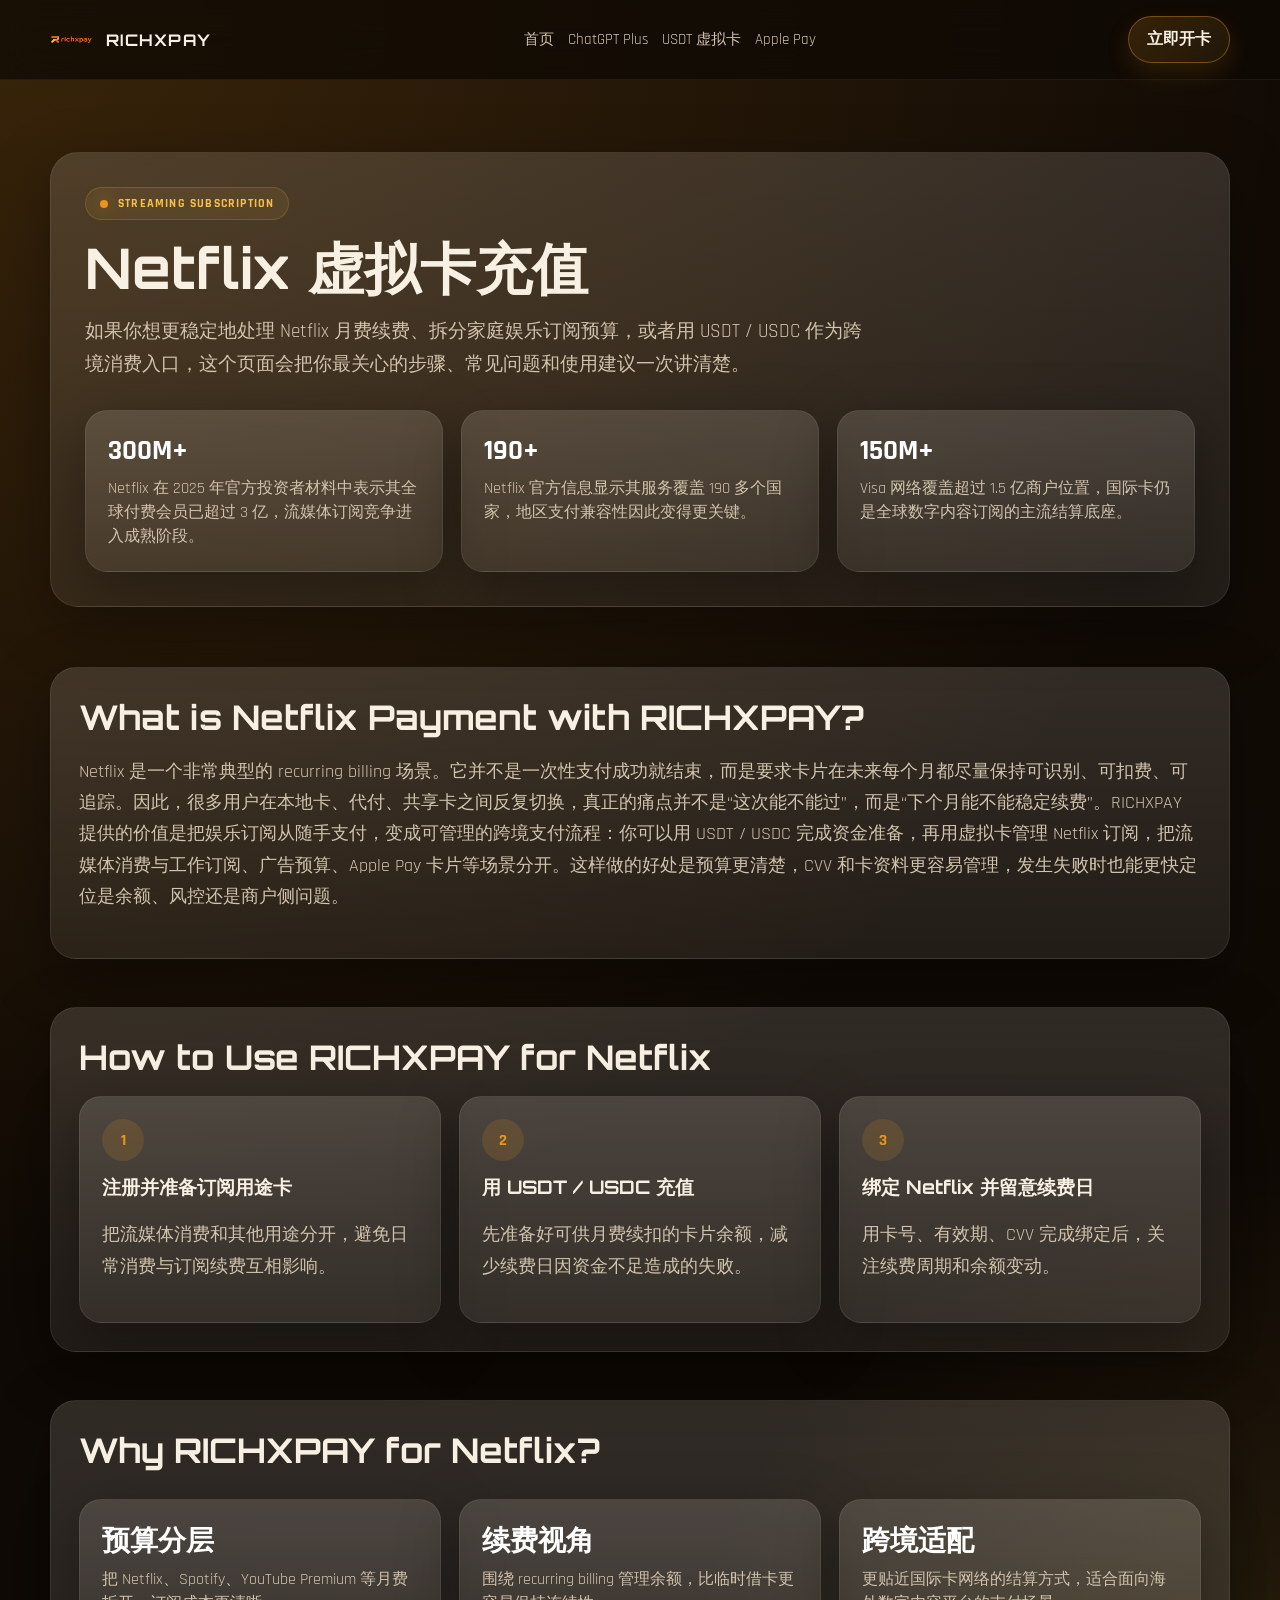
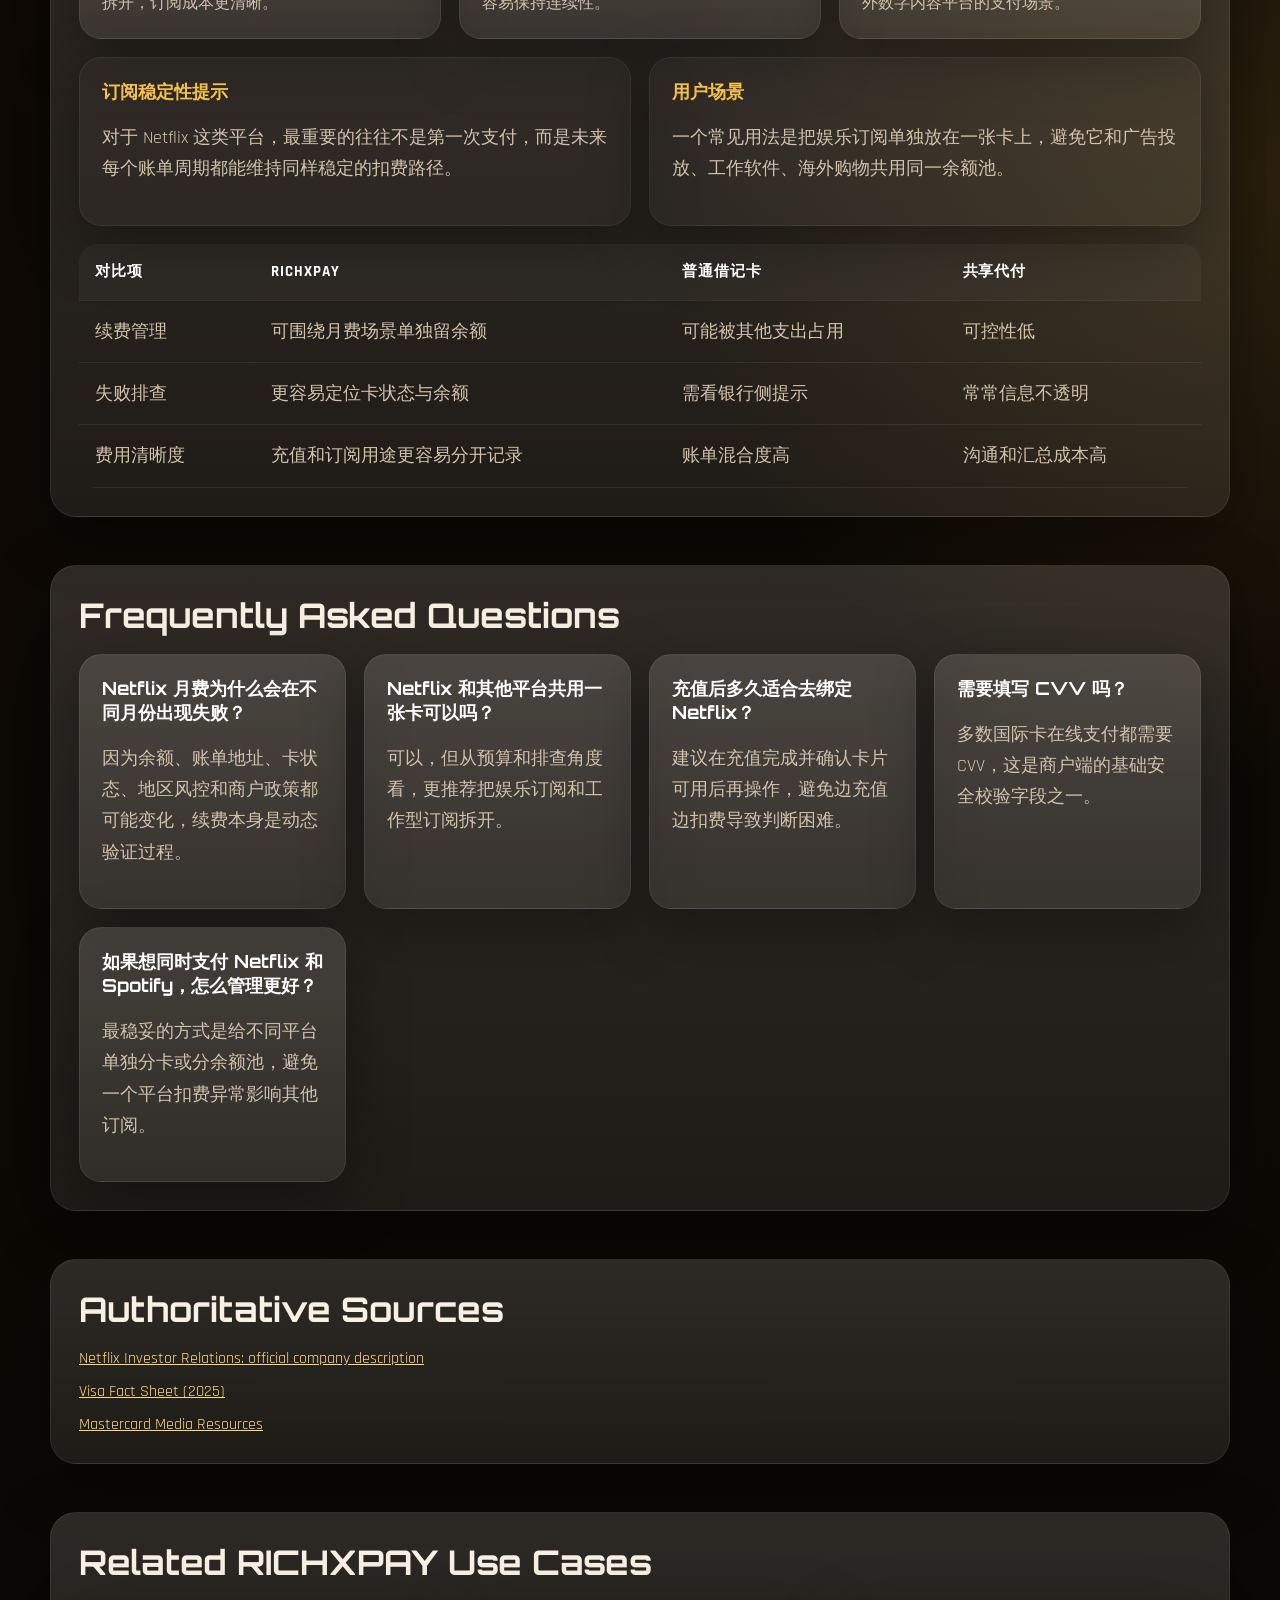
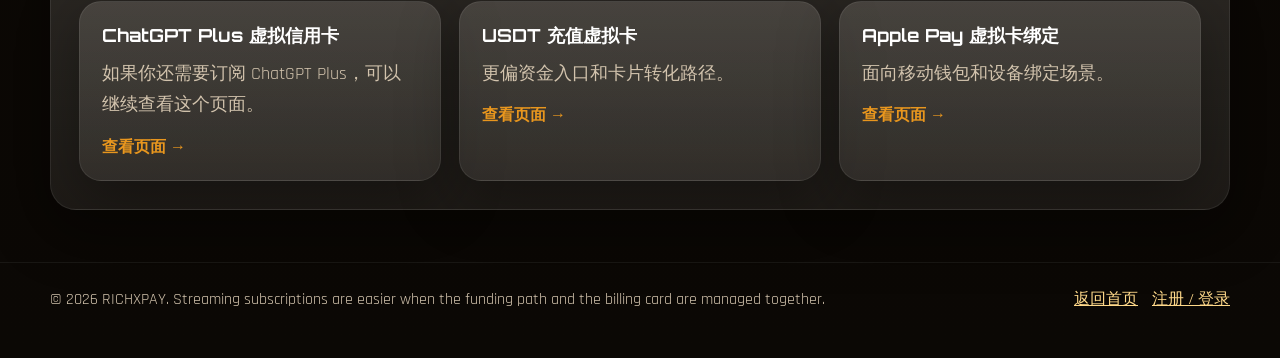
<file: netflix-virtual-card/index.html>
<!DOCTYPE html>
<html lang="zh-CN">
<head>
    <meta charset="UTF-8">
    <meta name="viewport" content="width=device-width, initial-scale=1.0">
    <title>Netflix 虚拟卡充值 | RICHXPAY</title>
    <meta name="description" content="RICHXPAY 提供面向 Netflix 订阅场景的虚拟卡页面，适合需要国际卡续费、USDT/USDC 充值和跨境订阅管理的用户，并说明循环扣费、余额与失败排查。">
    <meta name="robots" content="index, follow">
    <link rel="canonical" href="https://www.richxpay.com/netflix-virtual-card/">
    <meta property="og:type" content="article">
    <meta property="og:title" content="Netflix 虚拟卡充值 | RICHXPAY">
    <meta property="og:description" content="了解如何使用 RICHXPAY 为 Netflix 订阅准备虚拟卡、充值资金并管理续费。">
    <meta property="og:url" content="https://www.richxpay.com/netflix-virtual-card/">
    <meta property="og:image" content="https://www.richxpay.com/logo-main.png">
    <link rel="preconnect" href="https://fonts.googleapis.com">
    <link rel="preconnect" href="https://fonts.gstatic.com" crossorigin>
    <link href="https://fonts.googleapis.com/css2?family=Orbitron:wght@400;500;700;900&family=Rajdhani:wght@400;500;600;700&display=swap" rel="stylesheet">
    <link rel="stylesheet" href="../use-case-pages.css">
    <script type="application/ld+json">
    {
      "@context": "https://schema.org",
      "@type": "FAQPage",
      "@id": "https://www.richxpay.com/netflix-virtual-card/#faq",
      "mainEntity": [
        {
          "@type": "Question",
          "name": "Netflix 为什么经常需要稳定的国际卡？",
          "acceptedAnswer": {
            "@type": "Answer",
            "text": "Netflix 属于典型的跨境循环扣费场景，商户会关注卡组织、续费行为和付款方式在地区政策下的可持续性。"
          }
        },
        {
          "@type": "Question",
          "name": "RICHXPAY 可以用于 Netflix 月费续费吗？",
          "acceptedAnswer": {
            "@type": "Answer",
            "text": "典型做法是先充值，再用平台生成的虚拟卡支付 Netflix 月费。具体是否可用还会受地区和商户风控策略影响。"
          }
        },
        {
          "@type": "Question",
          "name": "为什么第一次扣费成功，后续续费仍可能失败？",
          "acceptedAnswer": {
            "@type": "Answer",
            "text": "循环订阅除了余额，还会受到卡状态、账单资料、地区风控和商户策略变化影响，所以建议保留足额余额并定期检查卡状态。"
          }
        },
        {
          "@type": "Question",
          "name": "订阅 Netflix 时需要哪些技术信息？",
          "acceptedAnswer": {
            "@type": "Answer",
            "text": "通常需要卡号、有效期、CVV 等基础卡信息；如果涉及账单地址校验，也需要填写相应资料。"
          }
        },
        {
          "@type": "Question",
          "name": "Netflix 页面与 ChatGPT Plus 页面有什么不同？",
          "acceptedAnswer": {
            "@type": "Answer",
            "text": "Netflix 更偏向娱乐流媒体续费和长期订阅稳定性，ChatGPT Plus 则更偏向国际 SaaS 工具的生产力付费场景。"
          }
        }
      ]
    }
    </script>
</head>
<body>
    <header class="site-header">
        <div class="shell">
            <a class="brand" href="../index.html">
                <img src="../logo-main.png" alt="RICHXPAY">
                <span>RICHXPAY</span>
            </a>
            <nav class="nav-links">
                <a href="../index.html">首页</a>
                <a href="../chatgpt-plus-virtual-card/">ChatGPT Plus</a>
                <a href="../usdt-to-virtual-card/">USDT 虚拟卡</a>
                <a href="../apple-pay-virtual-card/">Apple Pay</a>
            </nav>
            <a class="cta-link" href="https://dajinniao.com/app/login?redirect=/index?lang=zh-CN">立即开卡</a>
        </div>
    </header>

    <main class="shell">
        <section class="hero">
            <div class="hero-card">
                <span class="eyebrow">Streaming Subscription</span>
                <h1>Netflix 虚拟卡充值</h1>
                <p class="lead">如果你想更稳定地处理 Netflix 月费续费、拆分家庭娱乐订阅预算，或者用 USDT / USDC 作为跨境消费入口，这个页面会把你最关心的步骤、常见问题和使用建议一次讲清楚。</p>
                <div class="hero-metrics">
                    <div class="metric hero-card">
                        <strong>300M+</strong>
                        <span>Netflix 在 2025 年官方投资者材料中表示其全球付费会员已超过 3 亿，流媒体订阅竞争进入成熟阶段。</span>
                    </div>
                    <div class="metric hero-card">
                        <strong>190+</strong>
                        <span>Netflix 官方信息显示其服务覆盖 190 多个国家，地区支付兼容性因此变得更关键。</span>
                    </div>
                    <div class="metric hero-card">
                        <strong>150M+</strong>
                        <span>Visa 网络覆盖超过 1.5 亿商户位置，国际卡仍是全球数字内容订阅的主流结算底座。</span>
                    </div>
                </div>
            </div>
        </section>

        <section class="page-section">
            <div class="section-card">
                <h2>What is Netflix Payment with RICHXPAY?</h2>
                <p>Netflix 是一个非常典型的 recurring billing 场景。它并不是一次性支付成功就结束，而是要求卡片在未来每个月都尽量保持可识别、可扣费、可追踪。因此，很多用户在本地卡、代付、共享卡之间反复切换，真正的痛点并不是“这次能不能过”，而是“下个月能不能稳定续费”。RICHXPAY 提供的价值是把娱乐订阅从随手支付，变成可管理的跨境支付流程：你可以用 USDT / USDC 完成资金准备，再用虚拟卡管理 Netflix 订阅，把流媒体消费与工作订阅、广告预算、Apple Pay 卡片等场景分开。这样做的好处是预算更清楚，CVV 和卡资料更容易管理，发生失败时也能更快定位是余额、风控还是商户侧问题。</p>
            </div>
        </section>

        <section class="page-section">
            <div class="section-card">
                <h2>How to Use RICHXPAY for Netflix</h2>
                <div class="steps-grid">
                    <article class="step-card">
                        <div class="step-index">1</div>
                        <h3>注册并准备订阅用途卡</h3>
                        <p>把流媒体消费和其他用途分开，避免日常消费与订阅续费互相影响。</p>
                    </article>
                    <article class="step-card">
                        <div class="step-index">2</div>
                        <h3>用 USDT / USDC 充值</h3>
                        <p>先准备好可供月费续扣的卡片余额，减少续费日因资金不足造成的失败。</p>
                    </article>
                    <article class="step-card">
                        <div class="step-index">3</div>
                        <h3>绑定 Netflix 并留意续费日</h3>
                        <p>用卡号、有效期、CVV 完成绑定后，关注续费周期和余额变动。</p>
                    </article>
                </div>
            </div>
        </section>

        <section class="page-section">
            <div class="section-card">
                <h2>Why RICHXPAY for Netflix?</h2>
                <div class="stats-grid">
                    <article class="stat-card">
                        <strong>预算分层</strong>
                        <span>把 Netflix、Spotify、YouTube Premium 等月费拆开，订阅成本更清晰。</span>
                    </article>
                    <article class="stat-card">
                        <strong>续费视角</strong>
                        <span>围绕 recurring billing 管理余额，比临时借卡更容易保持连续性。</span>
                    </article>
                    <article class="stat-card">
                        <strong>跨境适配</strong>
                        <span>更贴近国际卡网络的结算方式，适合面向海外数字内容平台的支付场景。</span>
                    </article>
                </div>
                <div class="dual-grid" style="margin-top:18px;">
                    <article class="quote-card">
                        <h3>订阅稳定性提示</h3>
                        <p>对于 Netflix 这类平台，最重要的往往不是第一次支付，而是未来每个账单周期都能维持同样稳定的扣费路径。</p>
                    </article>
                    <article class="quote-card">
                        <h3>用户场景</h3>
                        <p>一个常见用法是把娱乐订阅单独放在一张卡上，避免它和广告投放、工作软件、海外购物共用同一余额池。</p>
                    </article>
                </div>
                <table>
                    <thead>
                        <tr>
                            <th>对比项</th>
                            <th>RICHXPAY</th>
                            <th>普通借记卡</th>
                            <th>共享代付</th>
                        </tr>
                    </thead>
                    <tbody>
                        <tr>
                            <td>续费管理</td>
                            <td>可围绕月费场景单独留余额</td>
                            <td>可能被其他支出占用</td>
                            <td>可控性低</td>
                        </tr>
                        <tr>
                            <td>失败排查</td>
                            <td>更容易定位卡状态与余额</td>
                            <td>需看银行侧提示</td>
                            <td>常常信息不透明</td>
                        </tr>
                        <tr>
                            <td>费用清晰度</td>
                            <td>充值和订阅用途更容易分开记录</td>
                            <td>账单混合度高</td>
                            <td>沟通和汇总成本高</td>
                        </tr>
                    </tbody>
                </table>
            </div>
        </section>

        <section class="page-section">
            <div class="section-card">
                <h2>Frequently Asked Questions</h2>
                <div class="faq-grid">
                    <article class="faq-item">
                        <h3>Netflix 月费为什么会在不同月份出现失败？</h3>
                        <p>因为余额、账单地址、卡状态、地区风控和商户政策都可能变化，续费本身是动态验证过程。</p>
                    </article>
                    <article class="faq-item">
                        <h3>Netflix 和其他平台共用一张卡可以吗？</h3>
                        <p>可以，但从预算和排查角度看，更推荐把娱乐订阅和工作型订阅拆开。</p>
                    </article>
                    <article class="faq-item">
                        <h3>充值后多久适合去绑定 Netflix？</h3>
                        <p>建议在充值完成并确认卡片可用后再操作，避免边充值边扣费导致判断困难。</p>
                    </article>
                    <article class="faq-item">
                        <h3>需要填写 CVV 吗？</h3>
                        <p>多数国际卡在线支付都需要 CVV，这是商户端的基础安全校验字段之一。</p>
                    </article>
                    <article class="faq-item">
                        <h3>如果想同时支付 Netflix 和 Spotify，怎么管理更好？</h3>
                        <p>最稳妥的方式是给不同平台单独分卡或分余额池，避免一个平台扣费异常影响其他订阅。</p>
                    </article>
                </div>
            </div>
        </section>

        <section class="page-section">
            <div class="section-card">
                <h2>Authoritative Sources</h2>
                <div class="source-list">
                    <a href="https://ir.netflix.net/investor-news-and-events/financial-releases/press-release-details/2025/NETFLIX-BITES-IS-NOW-OPEN/default.aspx" target="_blank" rel="noopener noreferrer">Netflix Investor Relations: official company description</a>
                    <a href="https://corporate.visa.com/content/dam/VCOM/corporate/documents/about-visa-factsheet.pdf" target="_blank" rel="noopener noreferrer">Visa Fact Sheet (2025)</a>
                    <a href="https://newsroom.mastercard.com/news/press/media-resources/" target="_blank" rel="noopener noreferrer">Mastercard Media Resources</a>
                </div>
            </div>
        </section>

        <section class="page-section">
            <div class="section-card">
                <h2>Related RICHXPAY Use Cases</h2>
                <div class="links-grid">
                    <article class="link-card">
                        <h3>ChatGPT Plus 虚拟信用卡</h3>
                        <p>如果你还需要订阅 ChatGPT Plus，可以继续查看这个页面。</p>
                        <a class="card-link" href="../chatgpt-plus-virtual-card/">查看页面 →</a>
                    </article>
                    <article class="link-card">
                        <h3>USDT 充值虚拟卡</h3>
                        <p>更偏资金入口和卡片转化路径。</p>
                        <a class="card-link" href="../usdt-to-virtual-card/">查看页面 →</a>
                    </article>
                    <article class="link-card">
                        <h3>Apple Pay 虚拟卡绑定</h3>
                        <p>面向移动钱包和设备绑定场景。</p>
                        <a class="card-link" href="../apple-pay-virtual-card/">查看页面 →</a>
                    </article>
                </div>
            </div>
        </section>
    </main>

    <footer class="site-footer">
        <div class="shell">
            <div>© 2026 RICHXPAY. Streaming subscriptions are easier when the funding path and the billing card are managed together.</div>
            <div class="footer-links">
                <a class="mini-link" href="../index.html">返回首页</a>
                <a class="mini-link" href="https://dajinniao.com/app/login?redirect=/index?lang=zh-CN">注册 / 登录</a>
            </div>
        </div>
    </footer>
</body>
</html>
</file>
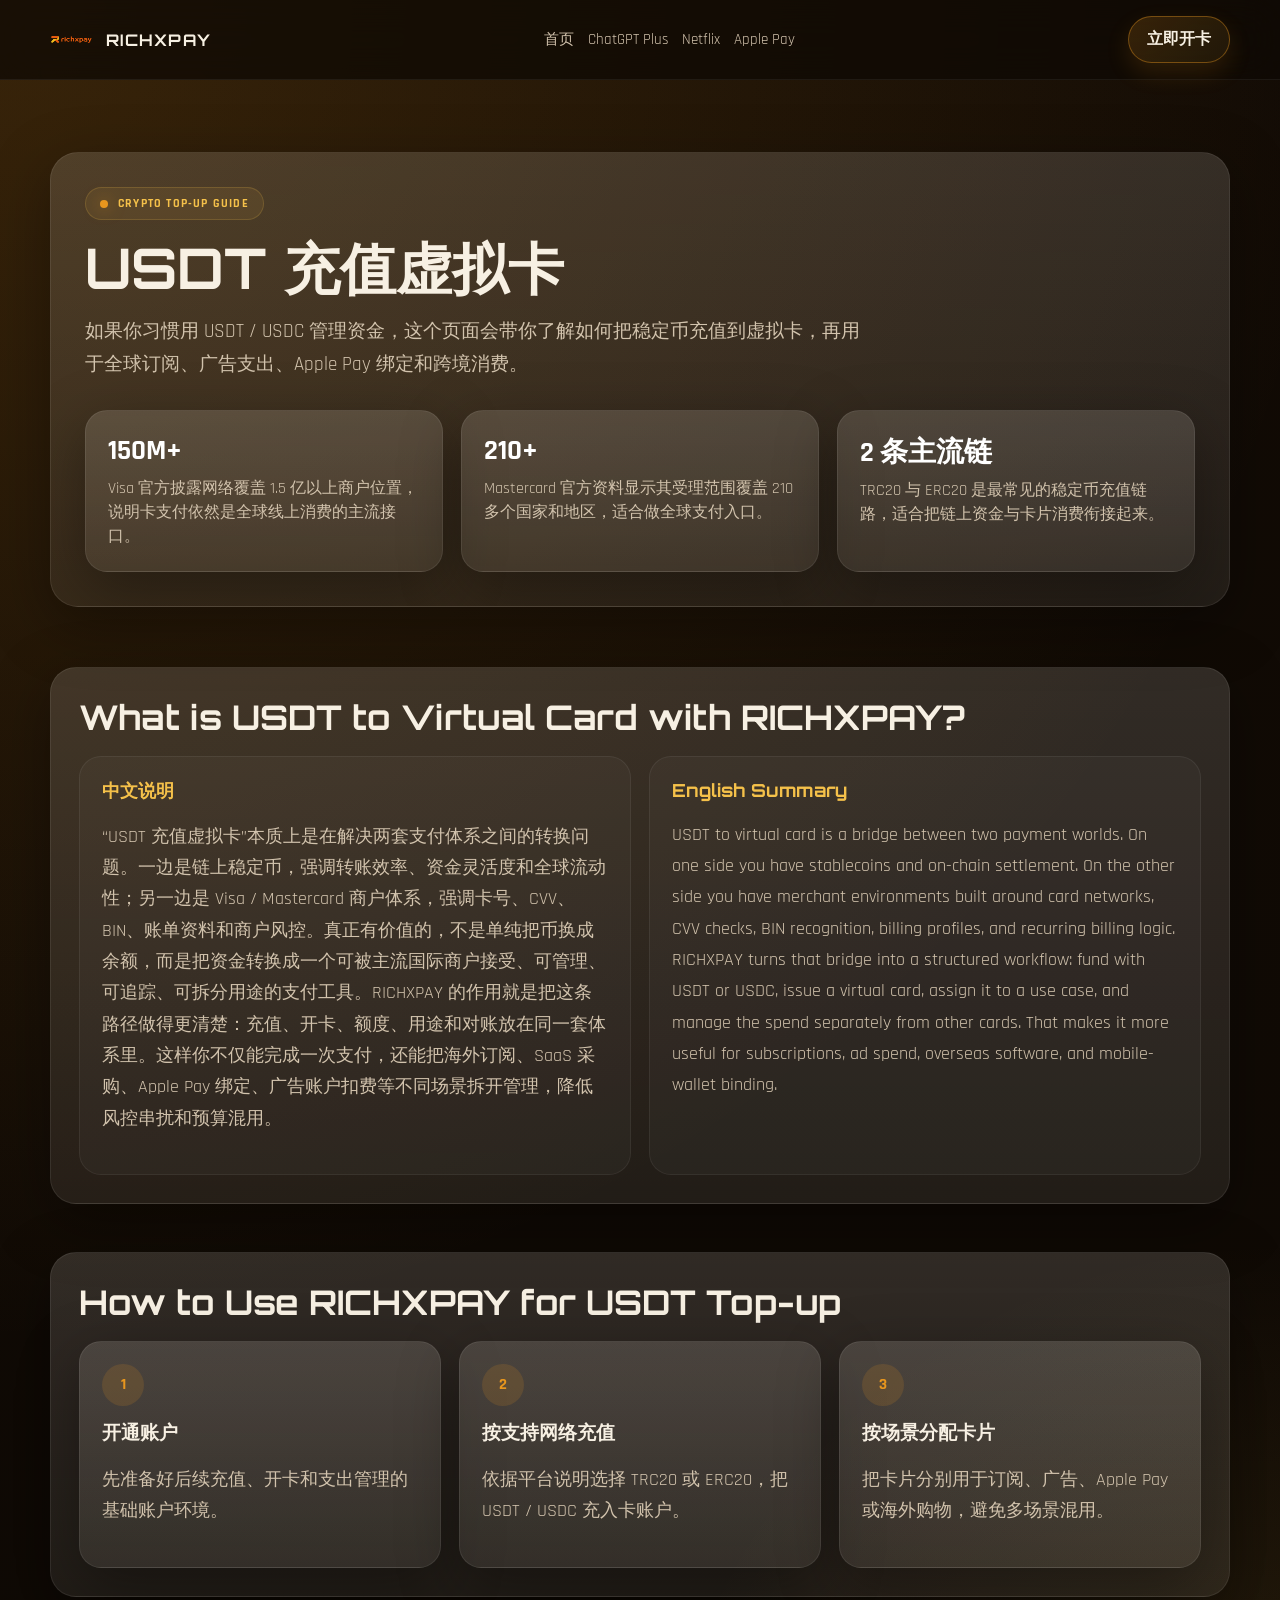
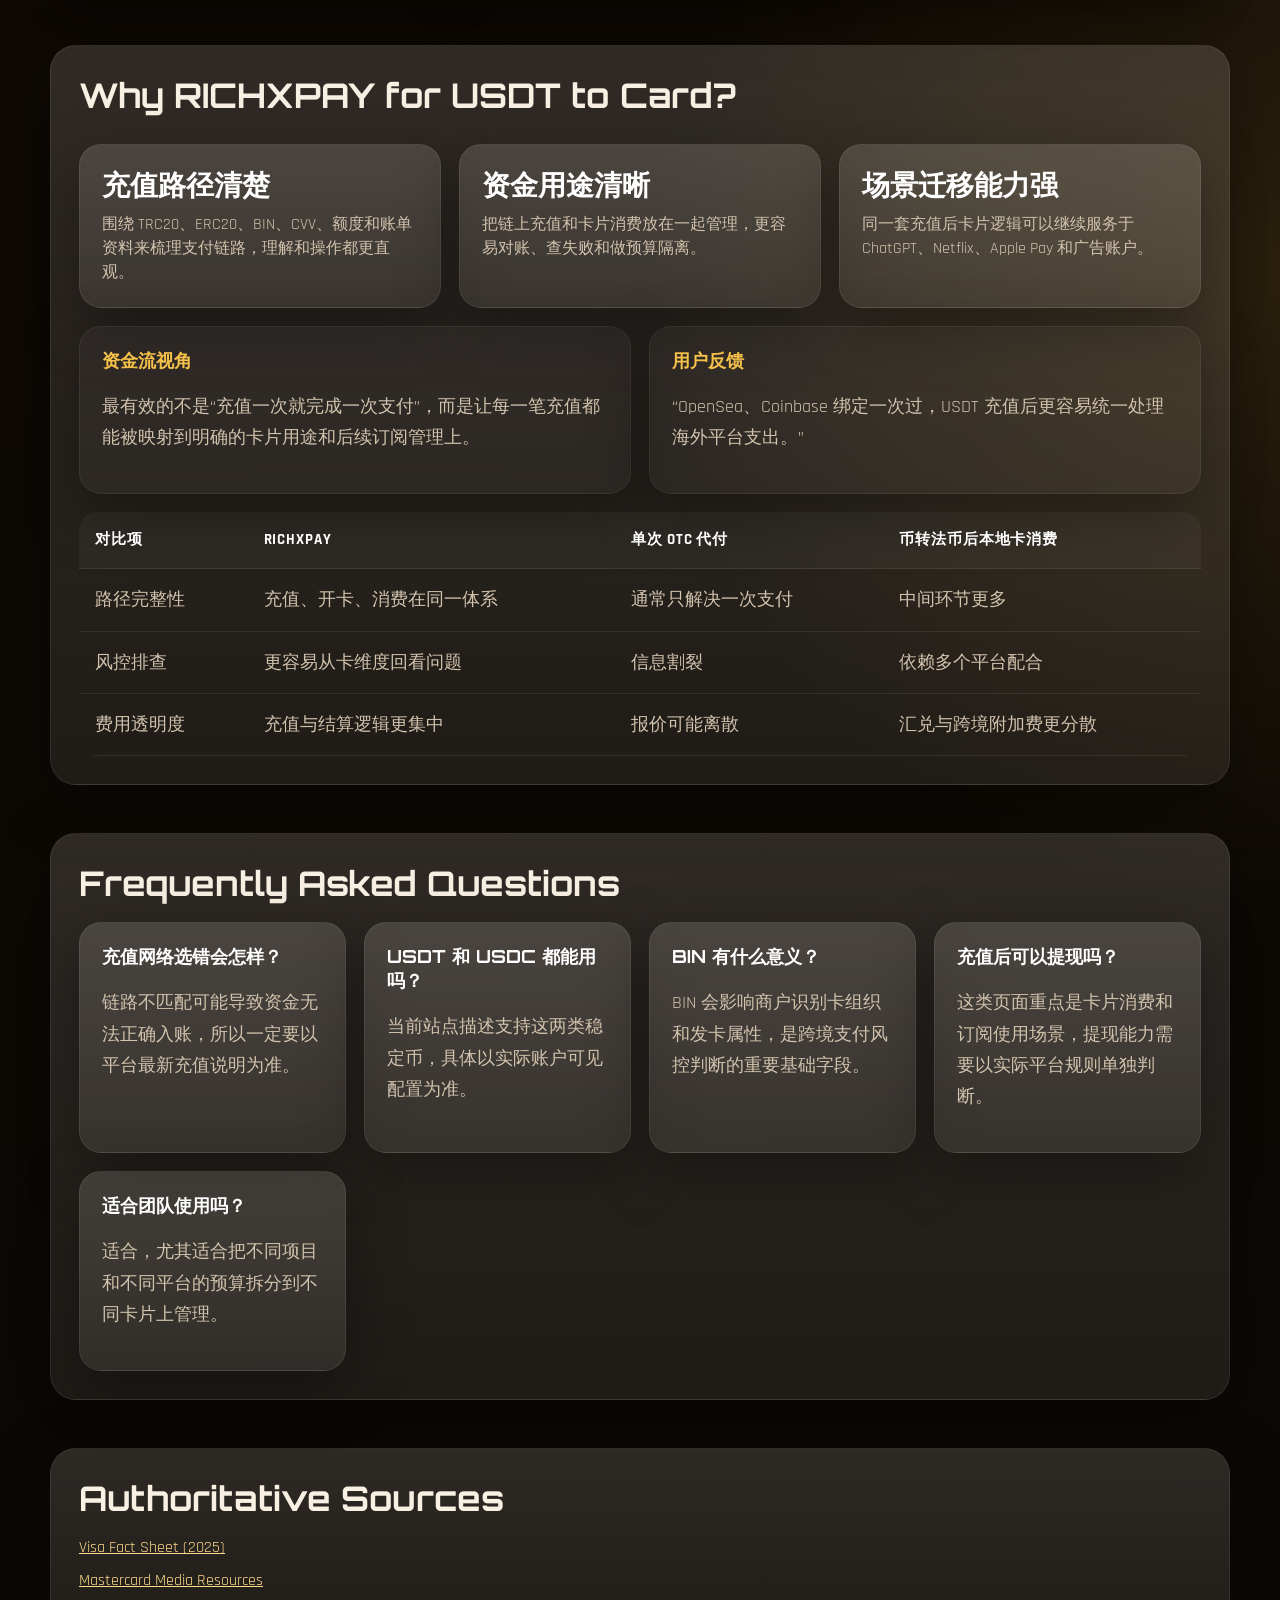
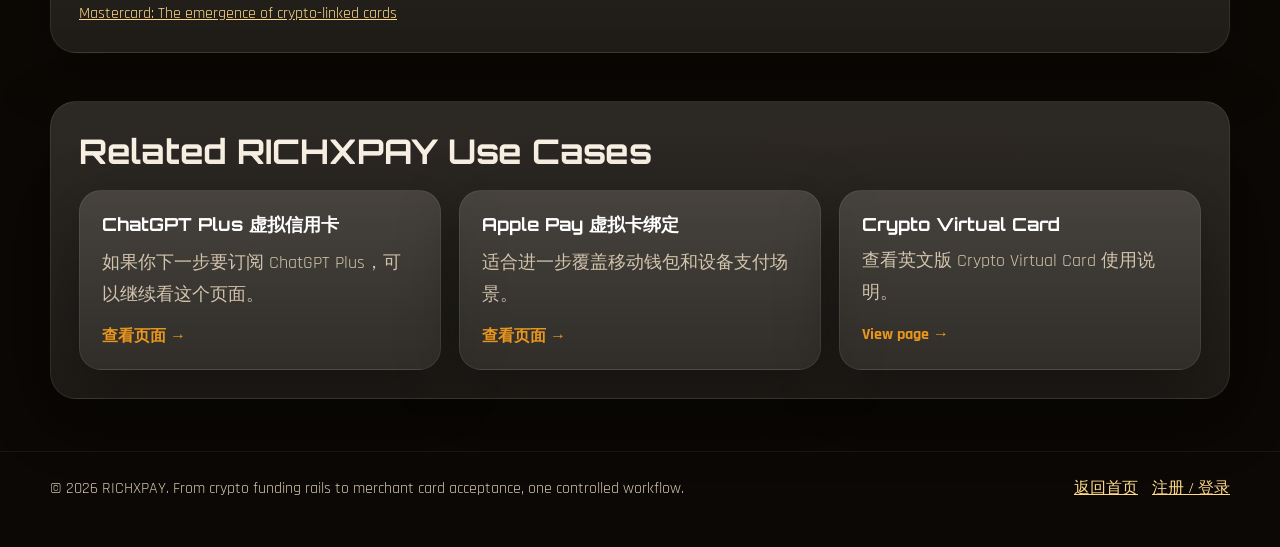
<file: usdt-to-virtual-card/index.html>
<!DOCTYPE html>
<html lang="zh-CN">
<head>
    <meta charset="UTF-8">
    <meta name="viewport" content="width=device-width, initial-scale=1.0">
    <title>USDT 充值虚拟卡 | USDT to Virtual Card - RICHXPAY</title>
    <meta name="description" content="RICHXPAY 提供 USDT / USDC 充值到虚拟卡的使用说明，覆盖跨境支付、订阅结算、Apple Pay 绑定、团队预算拆分以及网络、余额和卡信息排查。">
    <meta name="robots" content="index, follow">
    <link rel="canonical" href="https://www.richxpay.com/usdt-to-virtual-card/">
    <meta property="og:type" content="article">
    <meta property="og:title" content="USDT 充值虚拟卡 | USDT to Virtual Card - RICHXPAY">
    <meta property="og:description" content="从 USDT / USDC 充值到虚拟卡支付，了解 RICHXPAY 如何衔接链上资金和国际卡消费。">
    <meta property="og:url" content="https://www.richxpay.com/usdt-to-virtual-card/">
    <meta property="og:image" content="https://www.richxpay.com/logo-main.png">
    <link rel="preconnect" href="https://fonts.googleapis.com">
    <link rel="preconnect" href="https://fonts.gstatic.com" crossorigin>
    <link href="https://fonts.googleapis.com/css2?family=Orbitron:wght@400;500;700;900&family=Rajdhani:wght@400;500;600;700&display=swap" rel="stylesheet">
    <link rel="stylesheet" href="../use-case-pages.css">
    <script type="application/ld+json">
    {
      "@context": "https://schema.org",
      "@type": "FAQPage",
      "@id": "https://www.richxpay.com/usdt-to-virtual-card/#faq",
      "mainEntity": [
        {
          "@type": "Question",
          "name": "USDT 充值虚拟卡是什么意思？",
          "acceptedAnswer": {
            "@type": "Answer",
            "text": "它指的是先把 USDT 或 USDC 作为资金入口，再转换成可以用于 Visa 或 Mastercard 商户环境的虚拟卡余额。"
          }
        },
        {
          "@type": "Question",
          "name": "常见的充值网络有哪些？",
          "acceptedAnswer": {
            "@type": "Answer",
            "text": "常见网络包括 TRC20 和 ERC20。具体以平台当前支持的链路和充值说明为准。"
          }
        },
        {
          "@type": "Question",
          "name": "充值后会得到什么卡信息？",
          "acceptedAnswer": {
            "@type": "Answer",
            "text": "典型在线支付需要卡号、有效期和 CVV。不同用途还可能涉及账单地址和单卡额度设置。"
          }
        },
        {
          "@type": "Question",
          "name": "USDT 充值虚拟卡适合哪些场景？",
          "acceptedAnswer": {
            "@type": "Answer",
            "text": "常见场景包括海外订阅、广告投放、SaaS 工具、Apple Pay 绑定和海外网站消费。"
          }
        },
        {
          "@type": "Question",
          "name": "为什么要关注 BIN、CVV 和账单信息？",
          "acceptedAnswer": {
            "@type": "Answer",
            "text": "这些字段会影响商户如何识别卡片属性和执行风控校验，直接关系到支付成功率和失败排查效率。"
          }
        }
      ]
    }
    </script>
</head>
<body>
    <header class="site-header">
        <div class="shell">
            <a class="brand" href="../index.html">
                <img src="../logo-main.png" alt="RICHXPAY">
                <span>RICHXPAY</span>
            </a>
            <nav class="nav-links">
                <a href="../index.html">首页</a>
                <a href="../chatgpt-plus-virtual-card/">ChatGPT Plus</a>
                <a href="../netflix-virtual-card/">Netflix</a>
                <a href="../apple-pay-virtual-card/">Apple Pay</a>
            </nav>
            <a class="cta-link" href="https://dajinniao.com/app/login?redirect=/index?lang=zh-CN">立即开卡</a>
        </div>
    </header>

    <main class="shell">
        <section class="hero">
            <div class="hero-card">
                <span class="eyebrow">Crypto Top-up Guide</span>
                <h1>USDT 充值虚拟卡</h1>
                <p class="lead">如果你习惯用 USDT / USDC 管理资金，这个页面会带你了解如何把稳定币充值到虚拟卡，再用于全球订阅、广告支出、Apple Pay 绑定和跨境消费。</p>
                <div class="hero-metrics">
                    <div class="metric hero-card">
                        <strong>150M+</strong>
                        <span>Visa 官方披露网络覆盖 1.5 亿以上商户位置，说明卡支付依然是全球线上消费的主流接口。</span>
                    </div>
                    <div class="metric hero-card">
                        <strong>210+</strong>
                        <span>Mastercard 官方资料显示其受理范围覆盖 210 多个国家和地区，适合做全球支付入口。</span>
                    </div>
                    <div class="metric hero-card">
                        <strong>2 条主流链</strong>
                        <span>TRC20 与 ERC20 是最常见的稳定币充值链路，适合把链上资金与卡片消费衔接起来。</span>
                    </div>
                </div>
            </div>
        </section>

        <section class="page-section">
            <div class="section-card">
                <h2>What is USDT to Virtual Card with RICHXPAY?</h2>
                <div class="dual-grid">
                    <article class="lang-block">
                        <h3>中文说明</h3>
                        <p>“USDT 充值虚拟卡”本质上是在解决两套支付体系之间的转换问题。一边是链上稳定币，强调转账效率、资金灵活度和全球流动性；另一边是 Visa / Mastercard 商户体系，强调卡号、CVV、BIN、账单资料和商户风控。真正有价值的，不是单纯把币换成余额，而是把资金转换成一个可被主流国际商户接受、可管理、可追踪、可拆分用途的支付工具。RICHXPAY 的作用就是把这条路径做得更清楚：充值、开卡、额度、用途和对账放在同一套体系里。这样你不仅能完成一次支付，还能把海外订阅、SaaS 采购、Apple Pay 绑定、广告账户扣费等不同场景拆开管理，降低风控串扰和预算混用。</p>
                    </article>
                    <article class="lang-block">
                        <h3>English Summary</h3>
                        <p>USDT to virtual card is a bridge between two payment worlds. On one side you have stablecoins and on-chain settlement. On the other side you have merchant environments built around card networks, CVV checks, BIN recognition, billing profiles, and recurring billing logic. RICHXPAY turns that bridge into a structured workflow: fund with USDT or USDC, issue a virtual card, assign it to a use case, and manage the spend separately from other cards. That makes it more useful for subscriptions, ad spend, overseas software, and mobile-wallet binding.</p>
                    </article>
                </div>
            </div>
        </section>

        <section class="page-section">
            <div class="section-card">
                <h2>How to Use RICHXPAY for USDT Top-up</h2>
                <div class="steps-grid">
                    <article class="step-card">
                        <div class="step-index">1</div>
                        <h3>开通账户</h3>
                        <p>先准备好后续充值、开卡和支出管理的基础账户环境。</p>
                    </article>
                    <article class="step-card">
                        <div class="step-index">2</div>
                        <h3>按支持网络充值</h3>
                        <p>依据平台说明选择 TRC20 或 ERC20，把 USDT / USDC 充入卡账户。</p>
                    </article>
                    <article class="step-card">
                        <div class="step-index">3</div>
                        <h3>按场景分配卡片</h3>
                        <p>把卡片分别用于订阅、广告、Apple Pay 或海外购物，避免多场景混用。</p>
                    </article>
                </div>
            </div>
        </section>

        <section class="page-section">
            <div class="section-card">
                <h2>Why RICHXPAY for USDT to Card?</h2>
                <div class="stats-grid">
                    <article class="stat-card">
                        <strong>充值路径清楚</strong>
                        <span>围绕 TRC20、ERC20、BIN、CVV、额度和账单资料来梳理支付链路，理解和操作都更直观。</span>
                    </article>
                    <article class="stat-card">
                        <strong>资金用途清晰</strong>
                        <span>把链上充值和卡片消费放在一起管理，更容易对账、查失败和做预算隔离。</span>
                    </article>
                    <article class="stat-card">
                        <strong>场景迁移能力强</strong>
                        <span>同一套充值后卡片逻辑可以继续服务于 ChatGPT、Netflix、Apple Pay 和广告账户。</span>
                    </article>
                </div>
                <div class="dual-grid" style="margin-top:18px;">
                    <article class="quote-card">
                        <h3>资金流视角</h3>
                        <p>最有效的不是“充值一次就完成一次支付”，而是让每一笔充值都能被映射到明确的卡片用途和后续订阅管理上。</p>
                    </article>
                    <article class="quote-card">
                        <h3>用户反馈</h3>
                        <p>“OpenSea、Coinbase 绑定一次过，USDT 充值后更容易统一处理海外平台支出。”</p>
                    </article>
                </div>
                <table>
                    <thead>
                        <tr>
                            <th>对比项</th>
                            <th>RICHXPAY</th>
                            <th>单次 OTC 代付</th>
                            <th>币转法币后本地卡消费</th>
                        </tr>
                    </thead>
                    <tbody>
                        <tr>
                            <td>路径完整性</td>
                            <td>充值、开卡、消费在同一体系</td>
                            <td>通常只解决一次支付</td>
                            <td>中间环节更多</td>
                        </tr>
                        <tr>
                            <td>风控排查</td>
                            <td>更容易从卡维度回看问题</td>
                            <td>信息割裂</td>
                            <td>依赖多个平台配合</td>
                        </tr>
                        <tr>
                            <td>费用透明度</td>
                            <td>充值与结算逻辑更集中</td>
                            <td>报价可能离散</td>
                            <td>汇兑与跨境附加费更分散</td>
                        </tr>
                    </tbody>
                </table>
            </div>
        </section>

        <section class="page-section">
            <div class="section-card">
                <h2>Frequently Asked Questions</h2>
                <div class="faq-grid">
                    <article class="faq-item">
                        <h3>充值网络选错会怎样？</h3>
                        <p>链路不匹配可能导致资金无法正确入账，所以一定要以平台最新充值说明为准。</p>
                    </article>
                    <article class="faq-item">
                        <h3>USDT 和 USDC 都能用吗？</h3>
                        <p>当前站点描述支持这两类稳定币，具体以实际账户可见配置为准。</p>
                    </article>
                    <article class="faq-item">
                        <h3>BIN 有什么意义？</h3>
                        <p>BIN 会影响商户识别卡组织和发卡属性，是跨境支付风控判断的重要基础字段。</p>
                    </article>
                    <article class="faq-item">
                        <h3>充值后可以提现吗？</h3>
                        <p>这类页面重点是卡片消费和订阅使用场景，提现能力需要以实际平台规则单独判断。</p>
                    </article>
                    <article class="faq-item">
                        <h3>适合团队使用吗？</h3>
                        <p>适合，尤其适合把不同项目和不同平台的预算拆分到不同卡片上管理。</p>
                    </article>
                </div>
            </div>
        </section>

        <section class="page-section">
            <div class="section-card">
                <h2>Authoritative Sources</h2>
                <div class="source-list">
                    <a href="https://corporate.visa.com/content/dam/VCOM/corporate/documents/about-visa-factsheet.pdf" target="_blank" rel="noopener noreferrer">Visa Fact Sheet (2025)</a>
                    <a href="https://newsroom.mastercard.com/news/press/media-resources/" target="_blank" rel="noopener noreferrer">Mastercard Media Resources</a>
                    <a href="https://www.mastercard.com/news/perspectives/2021/the-emergence-of-crypto-linked-cards/" target="_blank" rel="noopener noreferrer">Mastercard: The emergence of crypto-linked cards</a>
                </div>
            </div>
        </section>

        <section class="page-section">
            <div class="section-card">
                <h2>Related RICHXPAY Use Cases</h2>
                <div class="links-grid">
                    <article class="link-card">
                        <h3>ChatGPT Plus 虚拟信用卡</h3>
                        <p>如果你下一步要订阅 ChatGPT Plus，可以继续看这个页面。</p>
                        <a class="card-link" href="../chatgpt-plus-virtual-card/">查看页面 →</a>
                    </article>
                    <article class="link-card">
                        <h3>Apple Pay 虚拟卡绑定</h3>
                        <p>适合进一步覆盖移动钱包和设备支付场景。</p>
                        <a class="card-link" href="../apple-pay-virtual-card/">查看页面 →</a>
                    </article>
                    <article class="link-card">
                        <h3>Crypto Virtual Card</h3>
                        <p>查看英文版 Crypto Virtual Card 使用说明。</p>
                        <a class="card-link" href="../crypto-virtual-card/">View page →</a>
                    </article>
                </div>
            </div>
        </section>
    </main>

    <footer class="site-footer">
        <div class="shell">
            <div>© 2026 RICHXPAY. From crypto funding rails to merchant card acceptance, one controlled workflow.</div>
            <div class="footer-links">
                <a class="mini-link" href="../index.html">返回首页</a>
                <a class="mini-link" href="https://dajinniao.com/app/login?redirect=/index?lang=zh-CN">注册 / 登录</a>
            </div>
        </div>
    </footer>
</body>
</html>
</file>
<file: use-case-pages.css>
:root {
    --bg: #0f0a05;
    --bg-soft: #1a1209;
    --panel: rgba(255, 248, 238, 0.08);
    --panel-strong: rgba(255, 248, 238, 0.14);
    --line: rgba(232, 150, 30, 0.22);
    --text: #f7f0e3;
    --muted: #d2c3ad;
    --orange: #e8961e;
    --yellow: #f5c14a;
    --gold: #c27b0a;
    --green: #63d471;
    --shadow: 0 18px 60px rgba(0, 0, 0, 0.34);
}

* {
    box-sizing: border-box;
}

html {
    scroll-behavior: smooth;
}

body {
    margin: 0;
    min-height: 100vh;
    color: var(--text);
    font-family: "Rajdhani", "Noto Sans SC", sans-serif;
    background:
        radial-gradient(circle at top left, rgba(232, 150, 30, 0.18), transparent 34%),
        radial-gradient(circle at right center, rgba(245, 193, 74, 0.12), transparent 28%),
        linear-gradient(180deg, #120b05 0%, #0b0805 100%);
}

a {
    color: inherit;
}

.shell {
    width: min(1180px, calc(100% - 32px));
    margin: 0 auto;
}

.site-header {
    position: sticky;
    top: 0;
    z-index: 50;
    backdrop-filter: blur(20px);
    background: rgba(15, 10, 5, 0.76);
    border-bottom: 1px solid rgba(255, 255, 255, 0.06);
}

.site-header .shell,
.site-footer .shell {
    display: flex;
    align-items: center;
    justify-content: space-between;
    gap: 24px;
    padding: 16px 0;
}

.brand {
    display: inline-flex;
    align-items: center;
    gap: 14px;
    text-decoration: none;
    font-family: "Orbitron", sans-serif;
    font-weight: 700;
    letter-spacing: 0.08em;
}

.brand img {
    width: 42px;
    height: 42px;
    object-fit: contain;
}

.nav-links {
    display: flex;
    flex-wrap: wrap;
    gap: 14px;
    font-size: 15px;
}

.nav-links a,
.cta-link,
.card-link {
    text-decoration: none;
}

.nav-links a,
.mini-link {
    color: var(--muted);
}

.cta-link {
    display: inline-flex;
    align-items: center;
    justify-content: center;
    padding: 12px 18px;
    border-radius: 999px;
    border: 1px solid rgba(232, 150, 30, 0.4);
    background: linear-gradient(135deg, rgba(232, 150, 30, 0.18), rgba(245, 193, 74, 0.08));
    box-shadow: 0 10px 24px rgba(232, 150, 30, 0.14);
    font-weight: 700;
}

.hero {
    padding: 72px 0 36px;
}

.hero-card,
.section-card,
.stat-card,
.step-card,
.faq-item,
.link-card,
.quote-card {
    background: linear-gradient(180deg, var(--panel-strong), var(--panel));
    border: 1px solid rgba(255, 255, 255, 0.08);
    box-shadow: var(--shadow);
}

.hero-card {
    position: relative;
    overflow: hidden;
    border-radius: 28px;
    padding: 34px;
}

.eyebrow {
    display: inline-flex;
    align-items: center;
    gap: 10px;
    padding: 8px 14px;
    border-radius: 999px;
    color: var(--yellow);
    background: rgba(245, 193, 74, 0.08);
    border: 1px solid rgba(245, 193, 74, 0.18);
    text-transform: uppercase;
    letter-spacing: 0.1em;
    font-size: 12px;
    font-weight: 700;
}

.eyebrow::before {
    content: "";
    width: 8px;
    height: 8px;
    border-radius: 50%;
    background: var(--orange);
    box-shadow: 0 0 16px rgba(232, 150, 30, 0.6);
}

h1,
h2,
h3 {
    margin: 0;
    font-family: "Orbitron", sans-serif;
}

h1 {
    margin-top: 18px;
    font-size: clamp(34px, 7vw, 56px);
    line-height: 1.08;
}

.lead {
    max-width: 780px;
    margin-top: 18px;
    font-size: 19px;
    line-height: 1.72;
    color: var(--muted);
}

.hero-metrics,
.stats-grid,
.steps-grid,
.links-grid,
.faq-grid,
.dual-grid {
    display: grid;
    gap: 18px;
}

.hero-metrics,
.stats-grid {
    grid-template-columns: repeat(auto-fit, minmax(180px, 1fr));
    margin-top: 28px;
}

.metric strong,
.stat-card strong {
    display: block;
    font-size: 28px;
    color: #fff;
}

.metric span,
.stat-card span {
    display: block;
    margin-top: 8px;
    color: var(--muted);
    line-height: 1.5;
}

.metric,
.stat-card {
    padding: 22px;
    border-radius: 22px;
}

.page-section {
    padding: 24px 0;
}

.section-card {
    border-radius: 26px;
    padding: 28px;
}

.section-card h2 {
    font-size: clamp(22px, 4vw, 34px);
    margin-bottom: 18px;
}

.section-card p,
.section-card li,
.faq-item p,
.quote-card p,
td,
th {
    color: var(--muted);
    font-size: 18px;
    line-height: 1.74;
}

.section-card ul,
.section-card ol {
    margin: 0;
    padding-left: 22px;
}

.section-card li + li {
    margin-top: 10px;
}

.dual-grid {
    grid-template-columns: repeat(auto-fit, minmax(280px, 1fr));
}

.lang-block,
.quote-card {
    border-radius: 22px;
    padding: 22px;
    background: rgba(255, 255, 255, 0.03);
    border: 1px solid rgba(255, 255, 255, 0.06);
}

.lang-block h3,
.quote-card h3 {
    margin-bottom: 14px;
    font-size: 18px;
    color: var(--yellow);
}

.steps-grid {
    grid-template-columns: repeat(auto-fit, minmax(220px, 1fr));
}

.step-card,
.link-card,
.faq-item {
    border-radius: 22px;
    padding: 22px;
}

.step-index {
    display: inline-flex;
    align-items: center;
    justify-content: center;
    width: 42px;
    height: 42px;
    border-radius: 50%;
    margin-bottom: 14px;
    background: rgba(232, 150, 30, 0.15);
    color: var(--orange);
    font-weight: 700;
}

table {
    width: 100%;
    border-collapse: collapse;
    overflow: hidden;
    border-radius: 18px;
    margin-top: 18px;
}

th,
td {
    padding: 15px 16px;
    text-align: left;
    border-bottom: 1px solid rgba(255, 255, 255, 0.08);
}

th {
    color: #fff;
    background: rgba(255, 255, 255, 0.04);
    font-size: 15px;
    letter-spacing: 0.06em;
    text-transform: uppercase;
}

.faq-grid,
.links-grid {
    grid-template-columns: repeat(auto-fit, minmax(240px, 1fr));
}

.faq-item h3,
.link-card h3 {
    margin-bottom: 10px;
    font-size: 18px;
    color: #fff;
}

.source-list {
    display: flex;
    flex-direction: column;
    gap: 12px;
}

.source-list a,
.mini-link {
    color: #ffd98a;
}

.source-list a:hover,
.mini-link:hover,
.nav-links a:hover {
    color: #fff;
}

.link-card p {
    margin: 0 0 16px;
}

.link-card .card-link {
    display: inline-flex;
    align-items: center;
    gap: 8px;
    color: var(--orange);
    font-weight: 700;
}

.site-footer {
    margin-top: 28px;
    border-top: 1px solid rgba(255, 255, 255, 0.06);
}

.site-footer .shell {
    padding: 26px 0 48px;
    color: var(--muted);
}

.footer-links {
    display: flex;
    flex-wrap: wrap;
    gap: 14px;
}

@media (max-width: 780px) {
    .site-header .shell,
    .site-footer .shell {
        flex-direction: column;
        align-items: flex-start;
    }

    .hero {
        padding-top: 36px;
    }

    .hero-card,
    .section-card {
        padding: 22px;
    }

    .section-card p,
    .section-card li,
    .faq-item p,
    .quote-card p,
    td,
    th {
        font-size: 17px;
    }
}
</file>
